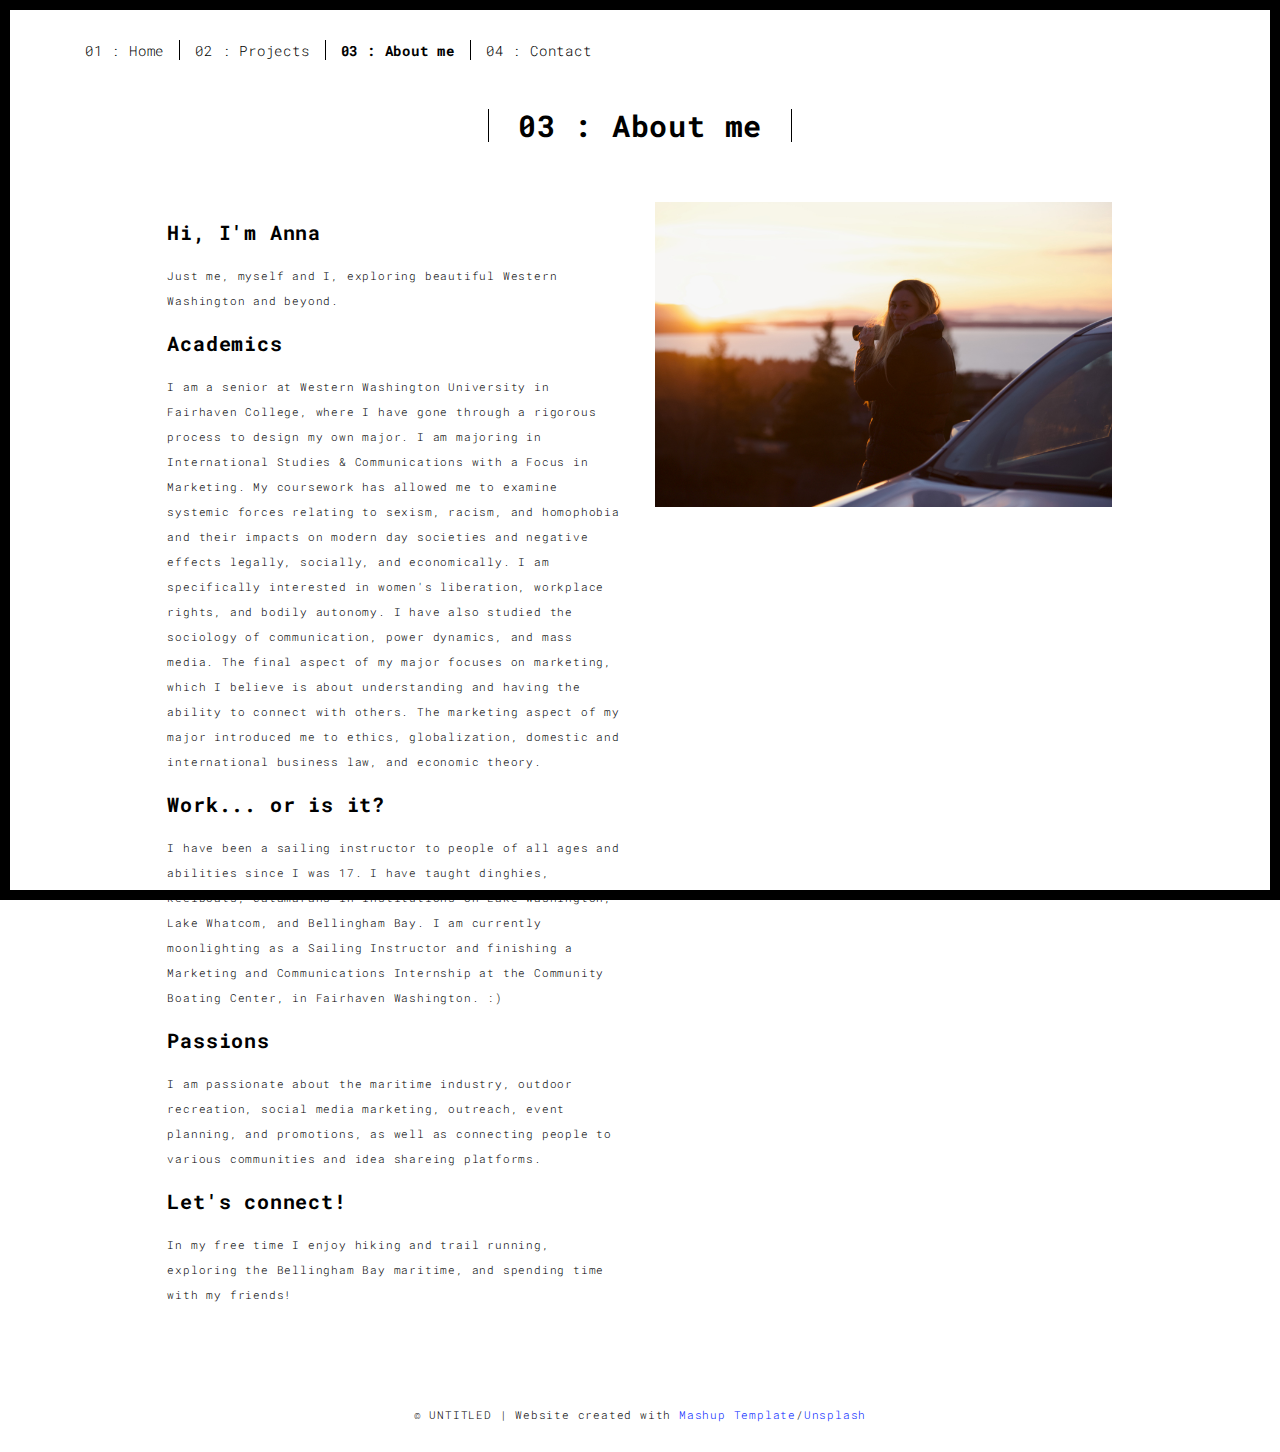
<file: about.html>
<!DOCTYPE html>
<html lang="en">

<head>
  <meta charset="UTF-8">
  <meta content="IE=edge" http-equiv="X-UA-Compatible">
  <meta content="width=device-width,initial-scale=1" name="viewport">
  <meta content="description" name="description">
  <meta name="google" content="notranslate" />
  <meta content="Mashup templates have been developped by Orson.io team" name="author">

   <!-- This is the website favicon ie the portrait -->
   <link rel="apple-touch-icon" sizes="180x180" href="/favicon_io/apple-touch-icon.png">
   <link rel="icon" type="image/png" sizes="32x32" href="/favicon_io//favicon-32x32.png">
   <link rel="icon" type="image/png" sizes="16x16" href="/favicon_io//favicon-16x16.png">
   <link rel="manifest" href="/favicon_io//site.webmanifest">

  <!-- Disable tap highlight on IE -->
  <meta name="msapplication-tap-highlight" content="no">
  
  <link rel="apple-touch-icon" sizes="180x180" href="./assets/apple-icon-180x180.png">
  <link href="./assets/favicon.ico" rel="icon">

  <title>Anna Wohnoutka | About</title>  

<link href="./main.3f6952e4.css" rel="stylesheet"></head>

<body class="">
<div id="site-border-left"></div>
<div id="site-border-right"></div>
<div id="site-border-top"></div>
<div id="site-border-bottom"></div>
 <!-- Add your content of header -->
<header>
  <nav class="navbar  navbar-fixed-top navbar-default">
    <div class="container">
        <button type="button" class="navbar-toggle collapsed" data-toggle="collapse" data-target="#navbar-collapse" aria-expanded="false">
          <span class="sr-only">Toggle navigation</span>
          <span class="icon-bar"></span>
          <span class="icon-bar"></span>
          <span class="icon-bar"></span>
        </button>

      <div class="collapse navbar-collapse" id="navbar-collapse">
        <ul class="nav navbar-nav ">
          <li><a href="./index.html" title="">01 : Home</a></li>
          <li><a href="./projects.html" title="">02 : Projects</a></li>
          <li><a href="./about.html" title="">03 : About me</a></li>
          <li><a href="./contact.html" title="">04 : Contact</a></li>
        </ul>


      </div> 
    </div>
  </nav>
</header>

<div class="section-container">
    <div class="container">
      <div class="row">
        <div class="col-xs-12">
          <div class="section-container-spacer text-center">
            <h1 class="h2">03 : About me</h1>
          </div>
          
          <div class="row">
            <div class="col-md-10 col-md-offset-1">
              <div class="row">
                <div class="col-xs-12 col-md-6">
                  <h3>Hi, I'm Anna</h3>
                  <p>Just me, myself and I, exploring beautiful Western Washington and beyond.</p>
                  <h3>Academics</h3>
                  <p>I am a senior at Western Washington University in Fairhaven College, where I have gone through a rigorous process to design my own major. 
                    I am majoring in International Studies & Communications with a Focus in Marketing.
                     My coursework has allowed me to examine systemic forces relating to sexism, racism, and homophobia and their impacts on modern day societies and negative effects legally, socially, and economically.
                    I am specifically interested in women's liberation, workplace rights, and bodily autonomy. 
                    I have also studied the sociology of communication, power dynamics, and mass media. The final aspect of my major focuses on marketing, which I believe is about understanding and having the ability to connect with others. 
                    The marketing aspect of my major introduced me to ethics, globalization, 
                    domestic and international business law, and economic theory.
                    </p>
                    <h3>Work... or is it?</h3>
                  <p> I have been a sailing instructor to people of all ages and abilities since I was 17. I have taught dinghies, keelboats, catamarans in institutions on Lake Washington, Lake Whatcom, and Bellingham Bay.
                    I am currently moonlighting as a Sailing Instructor and finishing a Marketing and Communications Internship at the Community Boating Center, in Fairhaven Washington. :)</p>
                  <h3>Passions</h3>
                  <p>I am passionate about the maritime industry, outdoor recreation, social media marketing, outreach, event planning, and promotions, as well as connecting people to
                    various communities and idea shareing platforms.
                  <h3>Let's connect!</h3>
                  <p>
                    In my free time I enjoy hiking and trail running, exploring the Bellingham Bay maritime, and spending time with
                    my friends!</p>
                </div>
                <div class="col-xs-12 col-md-6">
                  <img src="./assets/images/AnnawithcamSunset.jpeg" class="img-responsive" alt="">
                </div>
              </div>
            </div>
          </div>
          
          
       </div>
      </div>
    </div>
  </div>


<footer class="footer-container text-center">
  <div class="container">
    <div class="row">
      <div class="col-xs-12">
        <p>© UNTITLED | Website created with <a href="http://www.mashup-template.com/" title="Create website with free html template">Mashup Template</a>/<a href="https://www.unsplash.com/" title="Beautiful Free Images">Unsplash</a></p>
      </div>
    </div>
  </div>
</footer>

<script>
  document.addEventListener("DOMContentLoaded", function (event) {
     navActivePage();
  });
</script>

<!-- Google Analytics: change UA-XXXXX-X to be your site's ID 

<script>
  (function (i, s, o, g, r, a, m) {
    i['GoogleAnalyticsObject'] = r; i[r] = i[r] || function () {
      (i[r].q = i[r].q || []).push(arguments)
    }, i[r].l = 1 * new Date(); a = s.createElement(o),
      m = s.getElementsByTagName(o)[0]; a.async = 1; a.src = g; m.parentNode.insertBefore(a, m)
  })(window, document, 'script', '//www.google-analytics.com/analytics.js', 'ga');
  ga('create', 'UA-XXXXX-X', 'auto');
  ga('send', 'pageview');
</script>

--> <script type="text/javascript" src="./main.70a66962.js"></script></body>

</html>
</file>
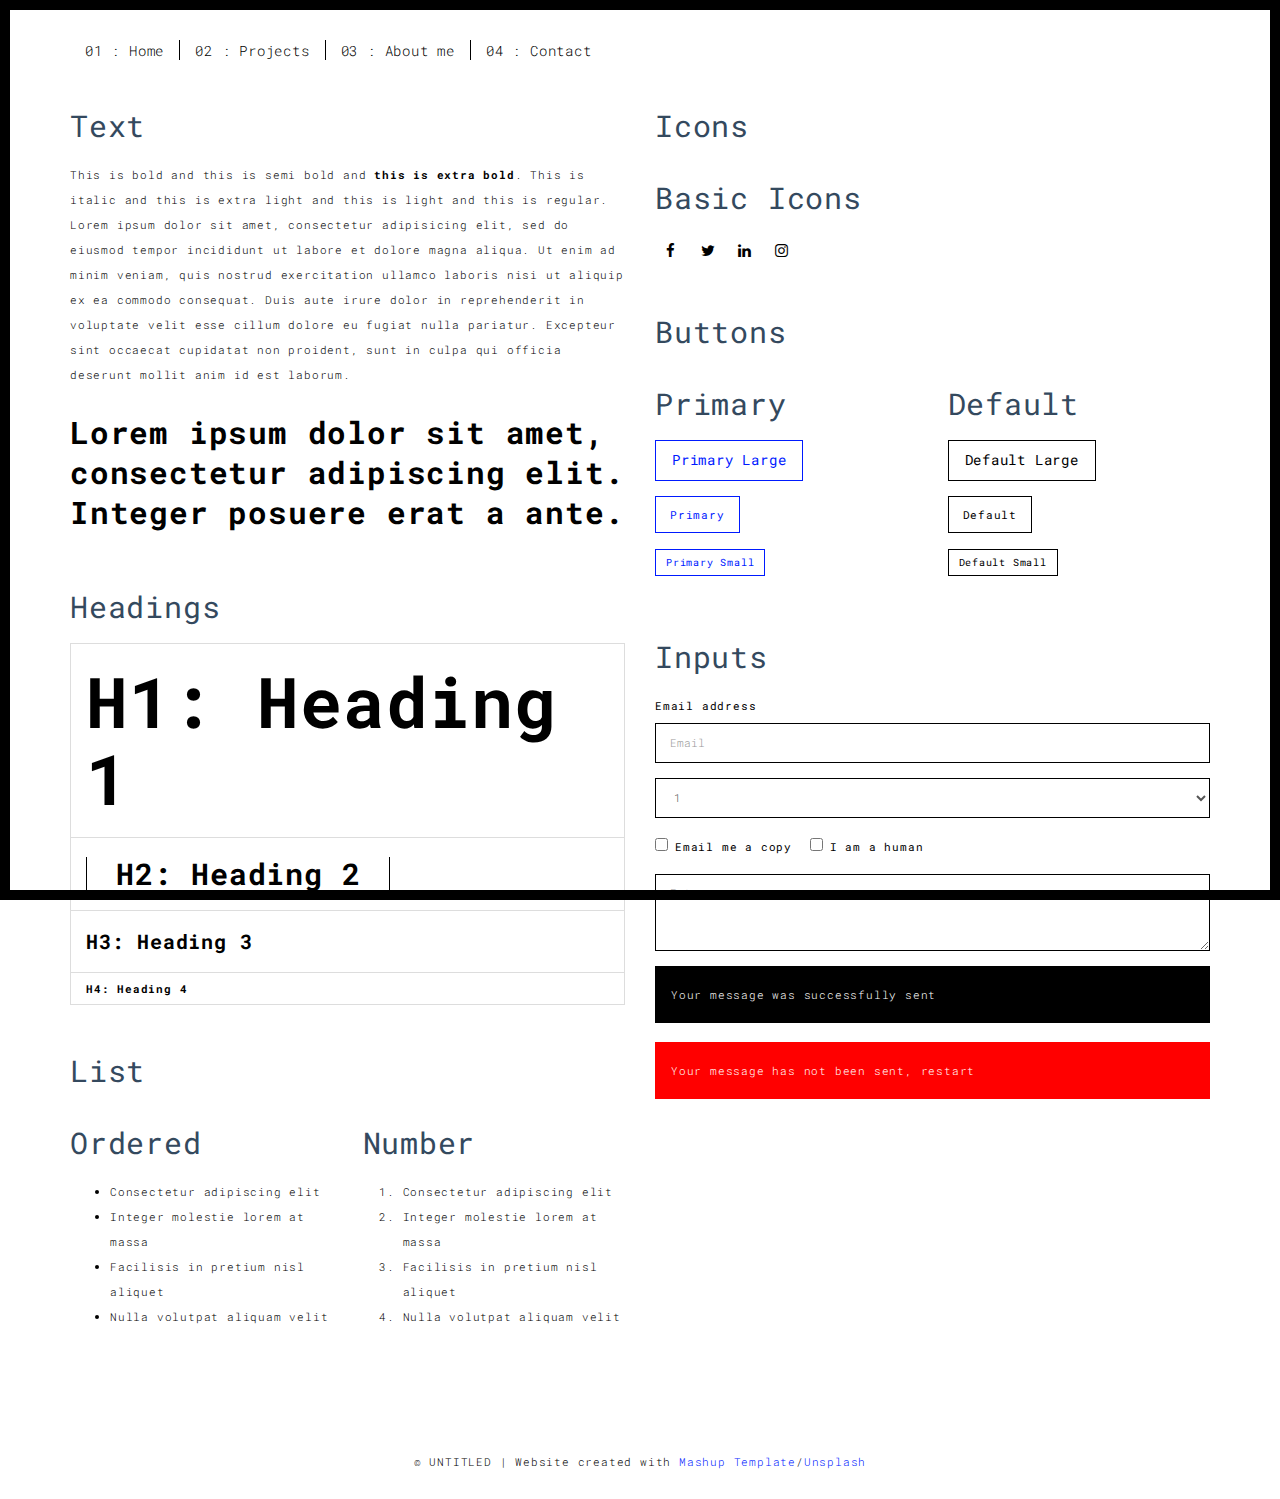
<file: components.html>
<!DOCTYPE html>
<html lang="en">

<head>
  <meta charset="UTF-8">
  <meta content="IE=edge" http-equiv="X-UA-Compatible">
  <meta content="width=device-width,initial-scale=1" name="viewport">
  <meta content="description" name="description">
  <meta name="google" content="notranslate" />
  <meta content="Mashup templates have been developped by Orson.io team" name="author">

  <!-- Disable tap highlight on IE -->
  <meta name="msapplication-tap-highlight" content="no">
  
  <link rel="apple-touch-icon" sizes="180x180" href="./assets/apple-icon-180x180.png">
  <link href="./assets/favicon.ico" rel="icon">

  <title>Title page</title>  

<link href="./main.3f6952e4.css" rel="stylesheet"></head>

<body class="">
<div id="site-border-left"></div>
<div id="site-border-right"></div>
<div id="site-border-top"></div>
<div id="site-border-bottom"></div>
 <!-- Add your content of header -->
<header>
  <nav class="navbar  navbar-fixed-top navbar-default">
    <div class="container">
        <button type="button" class="navbar-toggle collapsed" data-toggle="collapse" data-target="#navbar-collapse" aria-expanded="false">
          <span class="sr-only">Toggle navigation</span>
          <span class="icon-bar"></span>
          <span class="icon-bar"></span>
          <span class="icon-bar"></span>
        </button>

      <div class="collapse navbar-collapse" id="navbar-collapse">
        <ul class="nav navbar-nav ">
          <li><a href="./index.html" title="">01 : Home</a></li>
          <li><a href="./projects.html" title="">02 : Projects</a></li>
          <li><a href="./about.html" title="">03 : About me</a></li>
          <li><a href="./contact.html" title="">04 : Contact</a></li>
        </ul>


      </div> 
    </div>
  </nav>
</header>

<div class="section-container">
  
<!-- Add your site or app content here -->
  <div class="container">
    <div class="row">
      <div class="col-xs-12 col-md-6">

        <div class="template-example">
          <h2 class="template-title-example">Text</h2>
          <p>This is bold and this is semi bold and <b>this is extra bold</b>. This is italic and this is extra light and this is light
          and this is regular. Lorem ipsum dolor sit amet, consectetur adipisicing elit, sed do eiusmod
          tempor incididunt ut labore et dolore magna aliqua. Ut enim ad minim veniam,
          quis nostrud exercitation ullamco laboris nisi ut aliquip ex ea commodo
          consequat. Duis aute irure dolor in reprehenderit in voluptate velit esse
          cillum dolore eu fugiat nulla pariatur. Excepteur sint occaecat cupidatat non
          proident, sunt in culpa qui officia deserunt mollit anim id est laborum.

          <blockquote>
            <p>Lorem ipsum dolor sit amet, consectetur adipiscing elit. Integer posuere erat a ante.</p>
          </blockquote>
          
          </p>
        </div>

        <div class="template-example">
          <h2 class="template-title-example">Headings</h2>
          
          <table class="table table-bordered">
            <tr><td><h1>H1: Heading 1</h1></td></tr>
            <tr><td><h2>H2: Heading 2</h2></td></tr>
            <tr><td><h3>H3: Heading 3</h3></td></tr>
            <tr><td><h4>H4: Heading 4</h4></td></tr>
          </table>
          
        </div>

        
        <div class="template-example">
          <h2 class="template-title-example">List</h2>
          <div class="row">
            <div class="col-md-6">
              <h3 class="template-title-example">Ordered</h3>
              <ul>
                <li>Consectetur adipiscing elit</li>
                <li>Integer molestie lorem at massa</li>
                <li>Facilisis in pretium nisl aliquet</li>
                <li>Nulla volutpat aliquam velit</li>
              </ul>
            </div>
            <div class="col-md-6">
              <h3 class="template-title-example">Number</h3>
              <ol>
                <li>Consectetur adipiscing elit</li>
                <li>Integer molestie lorem at massa</li>
                <li>Facilisis in pretium nisl aliquet</li>
                <li>Nulla volutpat aliquam velit</li>
              </ol>
            </div>
          </div>
        </div>
        
      </div>

      <div class="col-xs-12 col-md-6">
        <div class="template-example">
          <h2 class="template-title-example">Icons</h2>
          
          <div class="row">
            
            <div class="col-md-6">
               <h3 class="template-title-example">Basic Icons</h2>
                <ul class="list-icons">
                  <li>
                    <span class="fa-icon">
                      <i class="fa fa-facebook"></i>
                    </span>
                  </li>
                  <li>
                    <span class="fa-icon">
                      <i class="fa fa-twitter"></i>
                    </span>
                  </li>
                  <li>
                    <span class="fa-icon">
                      <i class="fa fa-linkedin"></i>
                    </span>
                  </li>
                  <li>
                    <span class="fa-icon">
                      <i class="fa fa-instagram"></i>
                    </span>
                  </li>
                </ul>
            </div>

          </div>


          


        </div>

        <div class="template-example">
          <h2 class="template-title-example">Buttons</h2>
          <div class="row">
            <div class="col-md-6">
              <h3 class="template-title-example">Primary</h2>
              <div class="row">
                  <div class="col-md-6">
                  <p><a href="" class="btn btn-primary btn-lg">Primary Large</a></p>
                  <p><a href="" class="btn btn-primary">Primary </a></p>
                  <p><a href="" class="btn btn-primary btn-sm">Primary Small</a></p>
                </div>
              </div>

              
            </div>

            <div class="col-md-6">
              <h3 class="template-title-example">Default</h2>
              <div class="row">
                  <div class="col-md-6">
                  <p><a href="" class="btn btn-default btn-lg">Default Large</a></p>
                  <p><a href="" class="btn btn-default">Default </a></p>
                  <p><a href="" class="btn btn-default btn-sm">Default Small</a></p>
                </div>
              </div>

            </div>
          </div>
        </div>
        
        <div class="template-example">
          <h2 class="template-title-example">Inputs</h2>

            <div class="form-group">
              <label for="exampleInputEmail1">Email address</label>
              <input type="email" class="form-control" id="exampleInputEmail1" placeholder="Email">
            </div>

            <div class="form-group">
              <select class="form-control">
                <option>1</option>
                <option>2</option>
                <option>3</option>
                <option>4</option>
                <option>5</option>
              </select>
            </div>

            <div class="form-group">
              <label class="checkbox-inline">
                <input 
                type="checkbox" id="inlineCheckbox1" value="option1"> Email me a copy
              </label>
              <label class="checkbox-inline">
                <input type="checkbox" id="inlineCheckbox2" value="option2"> I am a human
              </label>
            </div>

            <div class="form-group">
              <textarea class="form-control" rows="3" placeholder="Enter your message"></textarea>
            </div>
            
            <div class="alert alert-success" role="alert">Your message was successfully sent</div>
            <div class="alert alert-danger" role="alert">Your message has not been sent, restart</div>
        </div>




      </div>
    </div>
  </div>
</div>

<footer class="footer-container text-center">
  <div class="container">
    <div class="row">
      <div class="col-xs-12">
        <p>© UNTITLED | Website created with <a href="http://www.mashup-template.com/" title="Create website with free html template">Mashup Template</a>/<a href="https://www.unsplash.com/" title="Beautiful Free Images">Unsplash</a></p>
      </div>
    </div>
  </div>
</footer>

<script>
  document.addEventListener("DOMContentLoaded", function (event) {
     navActivePage();
  });
</script>

<!-- Google Analytics: change UA-XXXXX-X to be your site's ID 

<script>
  (function (i, s, o, g, r, a, m) {
    i['GoogleAnalyticsObject'] = r; i[r] = i[r] || function () {
      (i[r].q = i[r].q || []).push(arguments)
    }, i[r].l = 1 * new Date(); a = s.createElement(o),
      m = s.getElementsByTagName(o)[0]; a.async = 1; a.src = g; m.parentNode.insertBefore(a, m)
  })(window, document, 'script', '//www.google-analytics.com/analytics.js', 'ga');
  ga('create', 'UA-XXXXX-X', 'auto');
  ga('send', 'pageview');
</script>

--> <script type="text/javascript" src="./main.70a66962.js"></script></body>

</html>
</file>
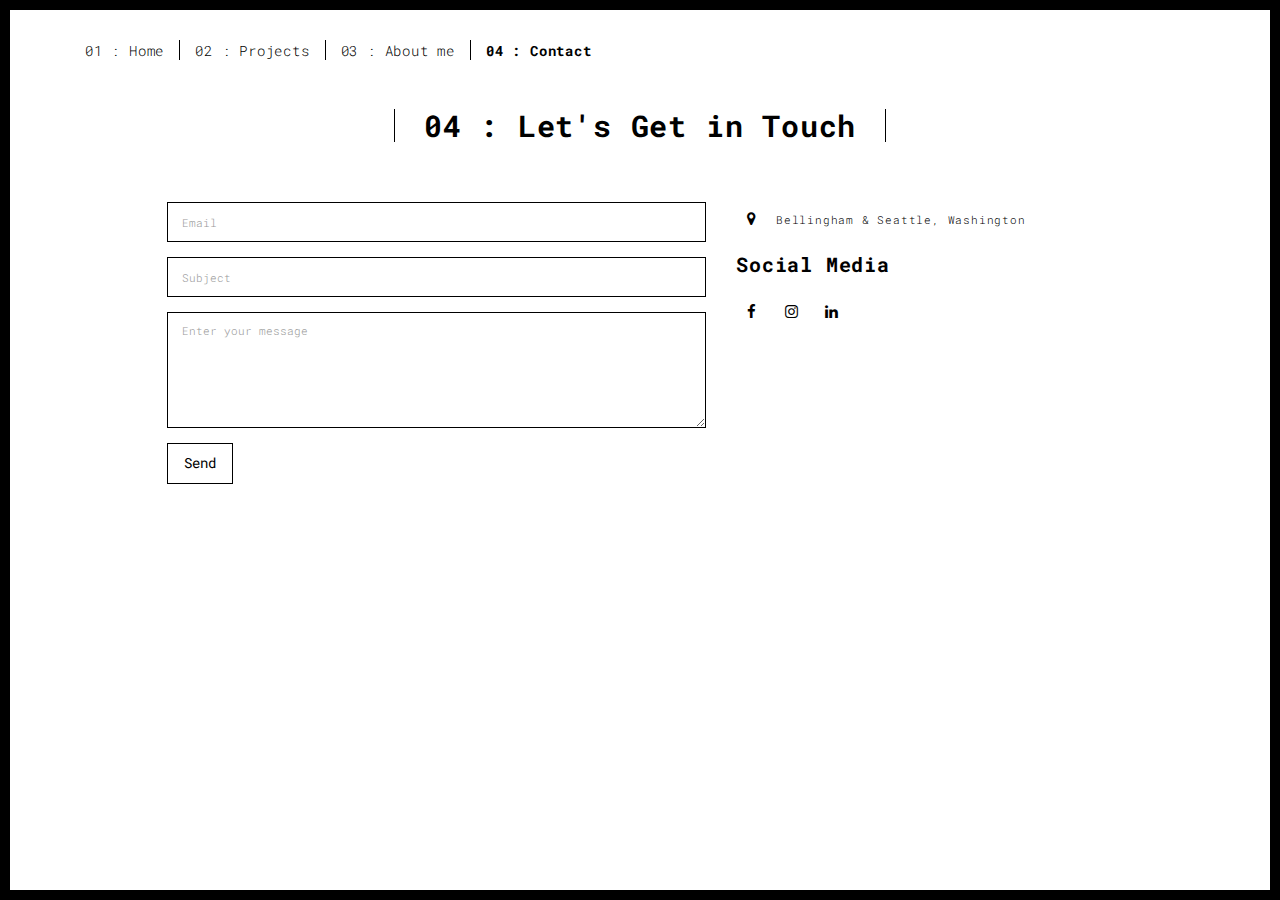
<file: contact.html>
<!DOCTYPE html>
<html lang="en">

<head>
  <meta charset="UTF-8">
  <meta content="IE=edge" http-equiv="X-UA-Compatible">
  <meta content="width=device-width,initial-scale=1" name="viewport">
  <meta content="description" name="description">
  <meta name="google" content="notranslate" />
  <meta content="Mashup templates have been developped by Orson.io team" name="author">

   <!-- This is the website favicon ie the portrait -->
   <link rel="apple-touch-icon" sizes="180x180" href="/favicon_io/apple-touch-icon.png">
   <link rel="icon" type="image/png" sizes="32x32" href="/favicon_io//favicon-32x32.png">
   <link rel="icon" type="image/png" sizes="16x16" href="/favicon_io//favicon-16x16.png">
   <link rel="manifest" href="/favicon_io//site.webmanifest">

  <!-- Disable tap highlight on IE -->
  <meta name="msapplication-tap-highlight" content="no">
  
  <link rel="apple-touch-icon" sizes="180x180" href="./assets/apple-icon-180x180.png">
  <link href="./assets/favicon.ico" rel="icon">

  <title>Anna Wohnoutka | Contact</title>  

<link href="./main.3f6952e4.css" rel="stylesheet"></head>

<body class="">
<div id="site-border-left"></div>
<div id="site-border-right"></div>
<div id="site-border-top"></div>
<div id="site-border-bottom"></div>
 <!-- Add your content of header -->
<header>
  <nav class="navbar  navbar-fixed-top navbar-default">
    <div class="container">
        <button type="button" class="navbar-toggle collapsed" data-toggle="collapse" data-target="#navbar-collapse" aria-expanded="false">
          <span class="sr-only">Toggle navigation</span>
          <span class="icon-bar"></span>
          <span class="icon-bar"></span>
          <span class="icon-bar"></span>
        </button>

      <div class="collapse navbar-collapse" id="navbar-collapse">
        <ul class="nav navbar-nav ">
          <li><a href="./index.html" title="">01 : Home</a></li>
          <li><a href="./projects.html" title="">02 : Projects</a></li>
          <li><a href="./about.html" title="">03 : About me</a></li>
          <li><a href="./contact.html" title="">04 : Contact</a></li>
        </ul>


      </div> 
    </div>
  </nav>
</header>

<div class="section-container">
    <div class="container">
      <div class="row">
        <div class="col-xs-12">
          <div class="section-container-spacer text-center">
            <h1 class="h2">04 : Let's Get in Touch</h1>
          </div>
          
          <div class="row">
            <div class="col-md-10 col-md-offset-1">
               <form action="" class="reveal-content">
                  <div class="row">
                    <div class="col-md-7">
                      <div class="form-group">
                        <input type="email" class="form-control" id="email" placeholder="Email">
                      </div>
                      <div class="form-group">
                        <input type="text" class="form-control" id="subject" placeholder="Subject">
                      </div>
                      <div class="form-group">
                        <textarea class="form-control" rows="5" placeholder="Enter your message"></textarea>
                      </div>
                      <button type="submit" class="btn btn-default btn-lg">Send</button>
                    </div>
                    <div class="col-md-5 address-container">
                      <ul class="list-unstyled">
                        <li>
                          <span class="fa-icon">
                            <i class="fa fa fa-map-marker" aria-hidden="true"></i>
                          </span>
                          Bellingham & Seattle, Washington
                        </li>
                      </ul>
                      <h3>Social Media</h3>
                      <a href="http://www.facebook.com/annawohnoutka" title="" class="fa-icon">
                        <i class="fa fa-facebook"></i>
                      </a>
                      <a href="http://www.instagram.com/annawohnoutka" title="" class="fa-icon">
                        <i class="fa fa-instagram"></i>
                      </a>
                      <a href="https://www.linkedin.com/in/anna-w-296013113" title="" class="fa-icon">
                        <i class="fa fa-linkedin"></i>
                      </a>

                    </div>
                  </div>
                </form>
            </div>

          </div>
         
       </div>
      </div>
    </div>
  </div>


<footer class="footer-container text-center">
  <div class="container">
    <div class="row">
      <div class="col-xs-12">
      </div>
    </div>
  </div>
</footer>

<script>
  document.addEventListener("DOMContentLoaded", function (event) {
     navActivePage();
  });
</script>

<!-- Google Analytics: change UA-XXXXX-X to be your site's ID 

<script>
  (function (i, s, o, g, r, a, m) {
    i['GoogleAnalyticsObject'] = r; i[r] = i[r] || function () {
      (i[r].q = i[r].q || []).push(arguments)
    }, i[r].l = 1 * new Date(); a = s.createElement(o),
      m = s.getElementsByTagName(o)[0]; a.async = 1; a.src = g; m.parentNode.insertBefore(a, m)
  })(window, document, 'script', '//www.google-analytics.com/analytics.js', 'ga');
  ga('create', 'UA-XXXXX-X', 'auto');
  ga('send', 'pageview');
</script>

--> <script type="text/javascript" src="./main.70a66962.js"></script></body>

</html>
</file>
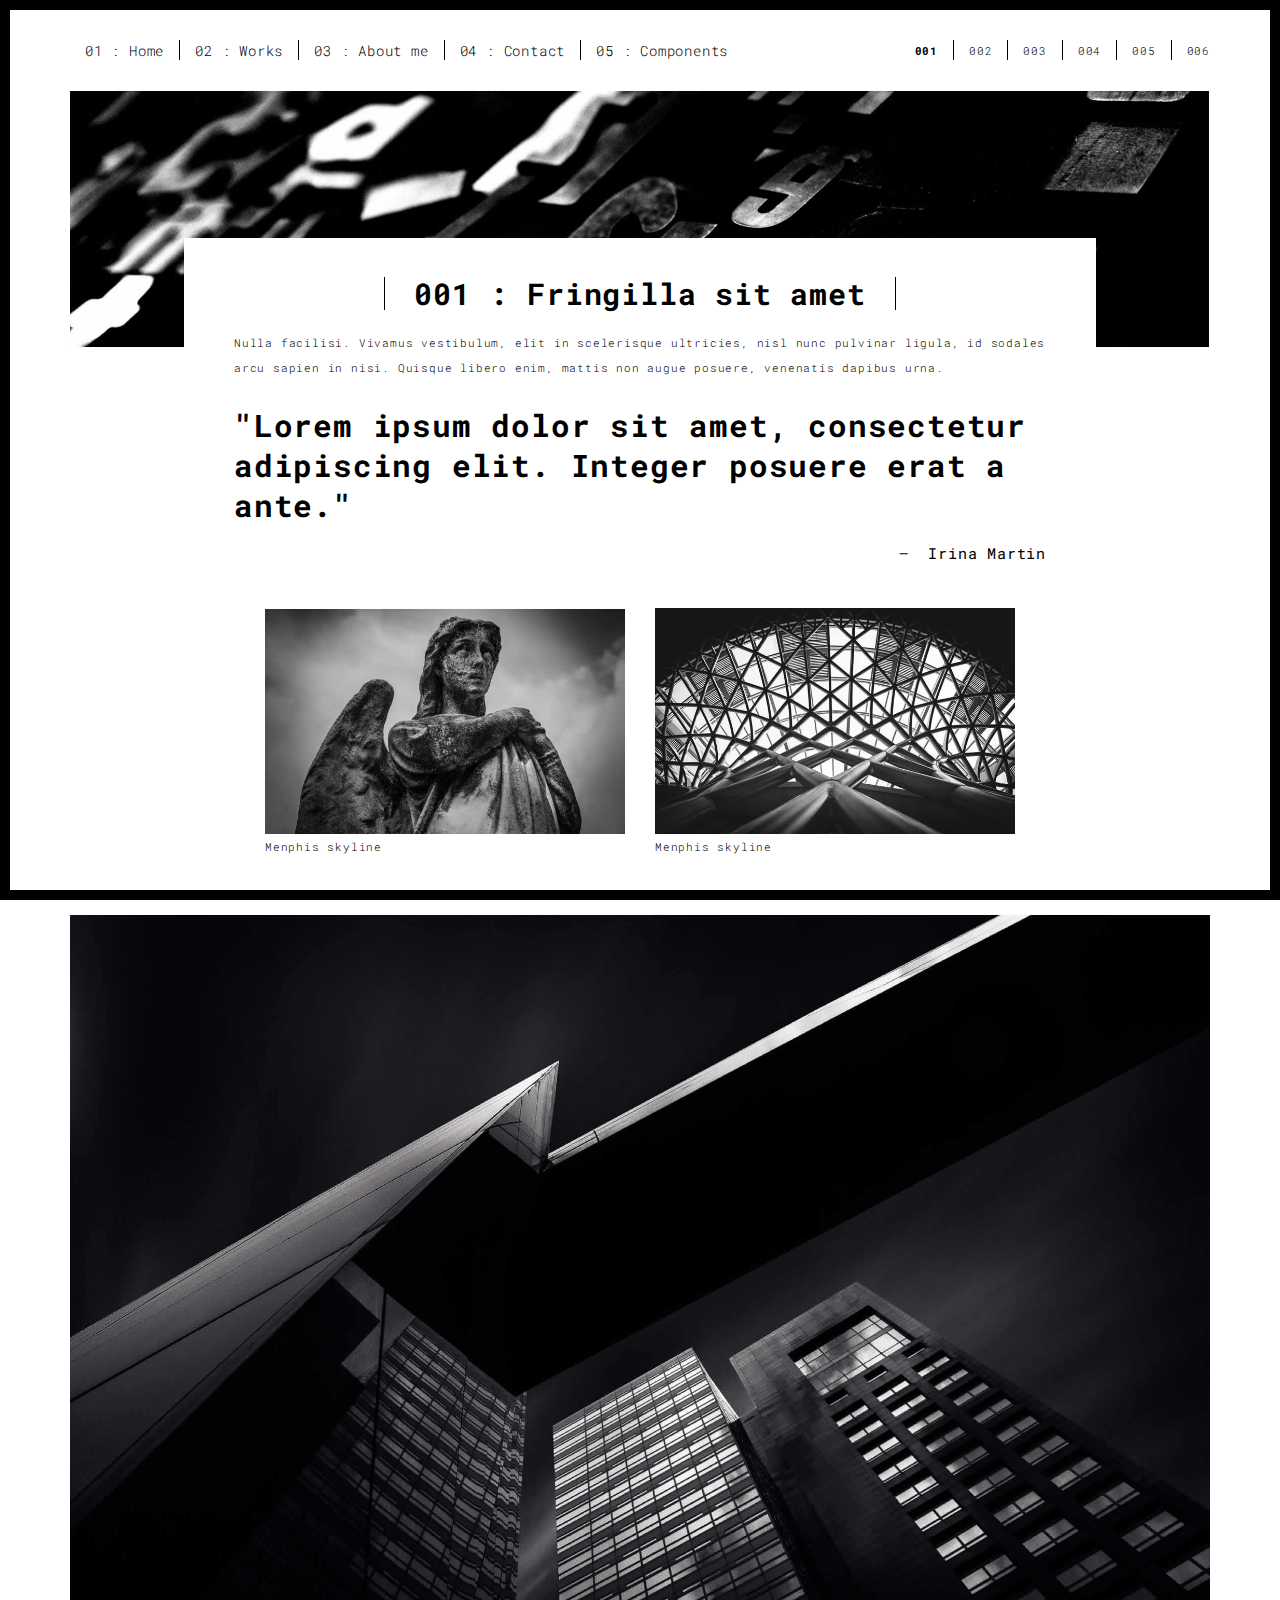
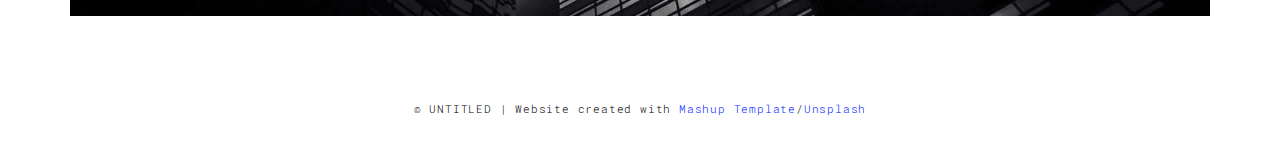
<file: work.html>
<!DOCTYPE html>
<html lang="en">

<head>
  <meta charset="UTF-8">
  <meta content="IE=edge" http-equiv="X-UA-Compatible">
  <meta content="width=device-width,initial-scale=1" name="viewport">
  <meta content="description" name="description">
  <meta name="google" content="notranslate" />
  <meta content="Mashup templates have been developped by Orson.io team" name="author">

  <!-- This is the website favicon ie the portrait -->
  <link rel="apple-touch-icon" sizes="180x180" href="/favicon_io/apple-touch-icon.png">
  <link rel="icon" type="image/png" sizes="32x32" href="/favicon_io//favicon-32x32.png">
  <link rel="icon" type="image/png" sizes="16x16" href="/favicon_io//favicon-16x16.png">
  <link rel="manifest" href="/favicon_io//site.webmanifest">

  <!-- Disable tap highlight on IE -->
  <meta name="msapplication-tap-highlight" content="no">
  
  <link rel="apple-touch-icon" sizes="180x180" href="./assets/apple-icon-180x180.png">
  <link href="./assets/favicon.ico" rel="icon">

  <title>Title page</title>  

<link href="./main.3f6952e4.css" rel="stylesheet"></head>

<body class="">
<div id="site-border-left"></div>
<div id="site-border-right"></div>
<div id="site-border-top"></div>
<div id="site-border-bottom"></div>
<!-- Add your content of header -->
<header>
  <nav class="navbar  navbar-fixed-top navbar-default">
    <div class="container">
        <button type="button" class="navbar-toggle collapsed" data-toggle="collapse" data-target="#navbar-collapse" aria-expanded="false">
          <span class="sr-only">Toggle navigation</span>
          <span class="icon-bar"></span>
          <span class="icon-bar"></span>
          <span class="icon-bar"></span>
        </button>

      <div class="collapse navbar-collapse" id="navbar-collapse">
        <ul class="nav navbar-nav ">
          <li><a href="./index.html" title="">01 : Home</a></li>
          <li><a href="./works.html" title="">02 : Works</a></li>
          <li><a href="./about.html" title="">03 : About me</a></li>
          <li><a href="./contact.html" title="">04 : Contact</a></li>
          <li><a href="./components.html" title="">05 : Components</a></li>
        </ul>


          <ul class="nav navbar-nav navbar-right navbar-small visible-md visible-lg">
            <li><a href="./index.html" title="" class="active">001</a></li>
            <li><a href="./index.html" title="">002</a></li>
            <li><a href="./index.html" title="">003</a></li>
            <li><a href="./index.html" title="">004</a></li>
            <li><a href="./index.html" title="">005</a></li>
            <li><a href="./index.html" title="">006</a></li>
          </ul>


      </div> 
    </div>
  </nav>
</header>
<div class="section-container">
  <div class="container">
    <div class="row">
      <div class="col-xs-12">
        <img src="./assets/images/work001-01.jpg" class="img-responsive" alt="">
        <div class="card-container">
          <div class="text-center">
            <h1 class="h2">001 : Fringilla sit amet</h1>
          </div>
          <p>Nulla facilisi. Vivamus vestibulum, elit in scelerisque ultricies, nisl nunc pulvinar ligula, id sodales arcu sapien in nisi. Quisque libero enim, mattis non augue posuere, venenatis dapibus urna.</p>

          <blockquote>
            <p>"Lorem ipsum dolor sit amet, consectetur adipiscing elit. Integer posuere erat a ante."</p>
            <small class="pull-right">Irina Martin</small>
          </blockquote>
        </div>
      </div>

      
      
      <div class="col-md-8 col-md-offset-2 section-container-spacer">
        <div class="row">
          <div class="col-xs-12 col-md-6">
            <img src="./assets/images/work001-02.jpg" class="img-responsive" alt="">
            <p>Menphis skyline</p>
          </div>
          <div class="col-xs-12 col-md-6">
            <img src="./assets/images/work001-03.jpg" class="img-responsive" alt="">
            <p>Menphis skyline</p>
          </div>
        </div>
      </div>

      <div class="col-xs-12">
        <img src="./assets/images/work001-04.jpg" class="img-responsive" alt="">
      </div>

    </div>
  </div>
</div>


<footer class="footer-container text-center">
  <div class="container">
    <div class="row">
      <div class="col-xs-12">
        <p>© UNTITLED | Website created with <a href="http://www.mashup-template.com/" title="Create website with free html template">Mashup Template</a>/<a href="https://www.unsplash.com/" title="Beautiful Free Images">Unsplash</a></p>
      </div>
    </div>
  </div>
</footer>

<script>
  document.addEventListener("DOMContentLoaded", function (event) {
     navActivePage();
  });
</script>

<!-- Google Analytics: change UA-XXXXX-X to be your site's ID 

<script>
  (function (i, s, o, g, r, a, m) {
    i['GoogleAnalyticsObject'] = r; i[r] = i[r] || function () {
      (i[r].q = i[r].q || []).push(arguments)
    }, i[r].l = 1 * new Date(); a = s.createElement(o),
      m = s.getElementsByTagName(o)[0]; a.async = 1; a.src = g; m.parentNode.insertBefore(a, m)
  })(window, document, 'script', '//www.google-analytics.com/analytics.js', 'ga');
  ga('create', 'UA-XXXXX-X', 'auto');
  ga('send', 'pageview');
</script>

--> <script type="text/javascript" src="./main.70a66962.js"></script></body>

</html>
</file>
<file: main.3f6952e4.css>
@import url(https://fonts.googleapis.com/css?family=Roboto:900|Roboto+Mono:300,400,700);@import url(https://maxcdn.bootstrapcdn.com/font-awesome/4.7.0/css/font-awesome.min.css);/*!
 * Bootstrap v3.3.7 (http://getbootstrap.com)
 * Copyright 2011-2016 Twitter, Inc.
 * Licensed under MIT (https://github.com/twbs/bootstrap/blob/master/LICENSE)
 */
/*! normalize.css v3.0.3 | MIT License | github.com/necolas/normalize.css */html{font-family:sans-serif;-ms-text-size-adjust:100%;-webkit-text-size-adjust:100%}body{margin:0}article,aside,details,figcaption,figure,footer,header,hgroup,main,menu,nav,section,summary{display:block}audio,canvas,progress,video{display:inline-block;vertical-align:baseline}audio:not([controls]){display:none;height:0}[hidden],template{display:none}a{background-color:transparent}a:active,a:hover{outline:0}abbr[title]{border-bottom:1px dotted}b,strong{font-weight:700}dfn{font-style:italic}h1{font-size:2em;margin:.67em 0}mark{background:#ff0;color:#000}small{font-size:80%}sub,sup{font-size:75%;line-height:0;position:relative;vertical-align:baseline}sup{top:-.5em}sub{bottom:-.25em}img{border:0}svg:not(:root){overflow:hidden}figure{margin:1em 40px}hr{box-sizing:content-box;height:0}pre{overflow:auto}code,kbd,pre,samp{font-family:monospace,monospace;font-size:1em}button,input,optgroup,select,textarea{color:inherit;font:inherit;margin:0}button{overflow:visible}button,select{text-transform:none}button,html input[type=button],input[type=reset],input[type=submit]{-webkit-appearance:button;cursor:pointer}button[disabled],html input[disabled]{cursor:default}button::-moz-focus-inner,input::-moz-focus-inner{border:0;padding:0}input{line-height:normal}input[type=checkbox],input[type=radio]{box-sizing:border-box;padding:0}input[type=number]::-webkit-inner-spin-button,input[type=number]::-webkit-outer-spin-button{height:auto}input[type=search]{-webkit-appearance:textfield;box-sizing:content-box}input[type=search]::-webkit-search-cancel-button,input[type=search]::-webkit-search-decoration{-webkit-appearance:none}fieldset{border:1px solid silver;margin:0 2px;padding:.35em .625em .75em}textarea{overflow:auto}optgroup{font-weight:700}table{border-collapse:collapse;border-spacing:0}td,th{padding:0}

/*! Source: https://github.com/h5bp/html5-boilerplate/blob/master/src/css/main.css */@media print{*,:after,:before{background:transparent!important;color:#000!important;box-shadow:none!important;text-shadow:none!important}a,a:visited{text-decoration:underline}a[href]:after{content:" (" attr(href) ")"}abbr[title]:after{content:" (" attr(title) ")"}a[href^="#"]:after,a[href^="javascript:"]:after{content:""}blockquote,pre{border:1px solid #999;page-break-inside:avoid}thead{display:table-header-group}img,tr{page-break-inside:avoid}img{max-width:100%!important}h2,h3,p{orphans:3;widows:3}h2,h3{page-break-after:avoid}.navbar{display:none}.btn>.caret,.dropup>.btn>.caret{border-top-color:#000!important}.label{border:1px solid #000}.table{border-collapse:collapse!important}.table td,.table th{background-color:#fff!important}.table-bordered td,.table-bordered th{border:1px solid #ddd!important}}*,:after,:before{-webkit-box-sizing:border-box;-moz-box-sizing:border-box;box-sizing:border-box}html{font-size:10px;-webkit-tap-highlight-color:transparent}body{font-family:Roboto Mono,Helvetica,Arial,sans-serif;font-size:11px;line-height:1.78;color:#000;background-color:#fff}button,input,select,textarea{font-family:inherit;font-size:inherit;line-height:inherit}a{color:#001aff;text-decoration:none}a:focus,a:hover{color:#0012b3;text-decoration:underline}a:focus{outline:5px auto -webkit-focus-ring-color;outline-offset:-2px}figure{margin:0}img{vertical-align:middle}.img-responsive{display:block;max-width:100%;height:auto}.img-rounded{border-radius:0}.img-thumbnail{padding:4px;line-height:1.78;background-color:#fff;border:1px solid #ddd;border-radius:0;-webkit-transition:all .2s ease-in-out;-o-transition:all .2s ease-in-out;transition:all .2s ease-in-out;display:inline-block;max-width:100%;height:auto}.img-circle{border-radius:50%}hr{margin-top:19px;margin-bottom:19px;border:0;border-top:1px solid #eee}.sr-only{position:absolute;width:1px;height:1px;margin:-1px;padding:0;overflow:hidden;clip:rect(0,0,0,0);border:0}.sr-only-focusable:active,.sr-only-focusable:focus{position:static;width:auto;height:auto;margin:0;overflow:visible;clip:auto}[role=button]{cursor:pointer}.h1,.h2,.h3,.h4,.h5,.h6,h1,h2,h3,h4,h5,h6{font-family:Roboto Mono,Helvetica,Arial,sans-serif;font-weight:700;line-height:1.1;color:#000}.h1 .small,.h1 small,.h2 .small,.h2 small,.h3 .small,.h3 small,.h4 .small,.h4 small,.h5 .small,.h5 small,.h6 .small,.h6 small,h1 .small,h1 small,h2 .small,h2 small,h3 .small,h3 small,h4 .small,h4 small,h5 .small,h5 small,h6 .small,h6 small{font-weight:400;line-height:1;color:#777}.h1,.h2,.h3,h1,h2,h3{margin-top:19px;margin-bottom:9.5px}.h1 .small,.h1 small,.h2 .small,.h2 small,.h3 .small,.h3 small,h1 .small,h1 small,h2 .small,h2 small,h3 .small,h3 small{font-size:65%}.h4,.h5,.h6,h4,h5,h6{margin-top:9.5px;margin-bottom:9.5px}.h4 .small,.h4 small,.h5 .small,.h5 small,.h6 .small,.h6 small,h4 .small,h4 small,h5 .small,h5 small,h6 .small,h6 small{font-size:75%}.h1,h1{font-size:70px}.h2,h2{font-size:30px}.h3,h3{font-size:20px}.h4,.h5,h4,h5{font-size:11px}.h6,h6{font-size:10px}p{margin:0 0 9.5px}.lead{margin-bottom:19px;font-size:12px;font-weight:300;line-height:1.4}@media (min-width:768px){.lead{font-size:16.5px}}.small,small{font-size:90%}.mark,mark{background-color:#fcf8e3;padding:.2em}.text-left{text-align:left}.text-right{text-align:right}.text-center{text-align:center}.text-justify{text-align:justify}.text-nowrap{white-space:nowrap}.text-lowercase{text-transform:lowercase}.initialism,.text-uppercase{text-transform:uppercase}.text-capitalize{text-transform:capitalize}.text-muted{color:#777}.text-primary{color:#001aff}a.text-primary:focus,a.text-primary:hover{color:#0015cc}.text-success{color:#fff}a.text-success:focus,a.text-success:hover{color:#e6e6e6}.text-info{color:#31708f}a.text-info:focus,a.text-info:hover{color:#245269}.text-warning{color:#8a6d3b}a.text-warning:focus,a.text-warning:hover{color:#66512c}.text-danger{color:#fff}a.text-danger:focus,a.text-danger:hover{color:#e6e6e6}.bg-primary{color:#fff;background-color:#001aff}a.bg-primary:focus,a.bg-primary:hover{background-color:#0015cc}.bg-success,a.bg-success:focus,a.bg-success:hover{background-color:#000}.bg-info{background-color:#d9edf7}a.bg-info:focus,a.bg-info:hover{background-color:#afd9ee}.bg-warning{background-color:#fcf8e3}a.bg-warning:focus,a.bg-warning:hover{background-color:#f7ecb5}.bg-danger{background-color:red}a.bg-danger:focus,a.bg-danger:hover{background-color:#c00}.page-header{padding-bottom:8.5px;margin:38px 0 19px;border-bottom:1px solid #eee}ol,ul{margin-top:0;margin-bottom:9.5px}ol ol,ol ul,ul ol,ul ul{margin-bottom:0}.list-inline,.list-unstyled{padding-left:0;list-style:none}.list-inline{margin-left:-5px}.list-inline>li{display:inline-block;padding-left:5px;padding-right:5px}dl{margin-top:0;margin-bottom:19px}dd,dt{line-height:1.78}dt{font-weight:700}dd{margin-left:0}.dl-horizontal dd:after,.dl-horizontal dd:before{content:" ";display:table}.dl-horizontal dd:after{clear:both}@media (min-width:768px){.dl-horizontal dt{float:left;width:160px;clear:left;text-align:right;overflow:hidden;text-overflow:ellipsis;white-space:nowrap}.dl-horizontal dd{margin-left:180px}}abbr[data-original-title],abbr[title]{cursor:help;border-bottom:1px dotted #777}.initialism{font-size:90%}blockquote{padding:9.5px 19px;margin:0 0 19px;font-size:13.75px;border-left:5px solid #eee}blockquote ol:last-child,blockquote p:last-child,blockquote ul:last-child{margin-bottom:0}blockquote .small,blockquote footer,blockquote small{display:block;font-size:80%;line-height:1.78;color:#777}blockquote .small:before,blockquote footer:before,blockquote small:before{content:"\2014   \A0"}.blockquote-reverse,blockquote.pull-right{padding-right:15px;padding-left:0;border-right:5px solid #eee;border-left:0;text-align:right}.blockquote-reverse .small:before,.blockquote-reverse footer:before,.blockquote-reverse small:before,blockquote.pull-right .small:before,blockquote.pull-right footer:before,blockquote.pull-right small:before{content:""}.blockquote-reverse .small:after,.blockquote-reverse footer:after,.blockquote-reverse small:after,blockquote.pull-right .small:after,blockquote.pull-right footer:after,blockquote.pull-right small:after{content:"\A0   \2014"}address{margin-bottom:19px;font-style:normal;line-height:1.78}code,kbd,pre,samp{font-family:Menlo,Monaco,Consolas,Courier New,monospace}code{color:#c7254e;background-color:#f9f2f4}code,kbd{padding:2px 4px;font-size:90%;border-radius:0}kbd{color:#fff;background-color:#333;box-shadow:inset 0 -1px 0 rgba(0,0,0,.25)}kbd kbd{padding:0;font-size:100%;font-weight:700;box-shadow:none}pre{display:block;padding:9px;margin:0 0 9.5px;font-size:10px;line-height:1.78;word-break:break-all;word-wrap:break-word;color:#333;background-color:#f5f5f5;border:1px solid #ccc;border-radius:0}pre code{padding:0;font-size:inherit;color:inherit;white-space:pre-wrap;background-color:transparent;border-radius:0}.pre-scrollable{max-height:340px;overflow-y:scroll}.container{margin-right:auto;margin-left:auto;padding-left:15px;padding-right:15px}.container:after,.container:before{content:" ";display:table}.container:after{clear:both}@media (min-width:768px){.container{width:750px}}@media (min-width:992px){.container{width:970px}}@media (min-width:1200px){.container{width:1170px}}.container-fluid{margin-right:auto;margin-left:auto;padding-left:15px;padding-right:15px}.container-fluid:after,.container-fluid:before{content:" ";display:table}.container-fluid:after{clear:both}.row{margin-left:-15px;margin-right:-15px}.row:after,.row:before{content:" ";display:table}.row:after{clear:both}.col-lg-1,.col-lg-2,.col-lg-3,.col-lg-4,.col-lg-5,.col-lg-6,.col-lg-7,.col-lg-8,.col-lg-9,.col-lg-10,.col-lg-11,.col-lg-12,.col-md-1,.col-md-2,.col-md-3,.col-md-4,.col-md-5,.col-md-6,.col-md-7,.col-md-8,.col-md-9,.col-md-10,.col-md-11,.col-md-12,.col-sm-1,.col-sm-2,.col-sm-3,.col-sm-4,.col-sm-5,.col-sm-6,.col-sm-7,.col-sm-8,.col-sm-9,.col-sm-10,.col-sm-11,.col-sm-12,.col-xs-1,.col-xs-2,.col-xs-3,.col-xs-4,.col-xs-5,.col-xs-6,.col-xs-7,.col-xs-8,.col-xs-9,.col-xs-10,.col-xs-11,.col-xs-12{position:relative;min-height:1px;padding-left:15px;padding-right:15px}.col-xs-1,.col-xs-2,.col-xs-3,.col-xs-4,.col-xs-5,.col-xs-6,.col-xs-7,.col-xs-8,.col-xs-9,.col-xs-10,.col-xs-11,.col-xs-12{float:left}.col-xs-1{width:8.33333%}.col-xs-2{width:16.66667%}.col-xs-3{width:25%}.col-xs-4{width:33.33333%}.col-xs-5{width:41.66667%}.col-xs-6{width:50%}.col-xs-7{width:58.33333%}.col-xs-8{width:66.66667%}.col-xs-9{width:75%}.col-xs-10{width:83.33333%}.col-xs-11{width:91.66667%}.col-xs-12{width:100%}.col-xs-pull-0{right:auto}.col-xs-pull-1{right:8.33333%}.col-xs-pull-2{right:16.66667%}.col-xs-pull-3{right:25%}.col-xs-pull-4{right:33.33333%}.col-xs-pull-5{right:41.66667%}.col-xs-pull-6{right:50%}.col-xs-pull-7{right:58.33333%}.col-xs-pull-8{right:66.66667%}.col-xs-pull-9{right:75%}.col-xs-pull-10{right:83.33333%}.col-xs-pull-11{right:91.66667%}.col-xs-pull-12{right:100%}.col-xs-push-0{left:auto}.col-xs-push-1{left:8.33333%}.col-xs-push-2{left:16.66667%}.col-xs-push-3{left:25%}.col-xs-push-4{left:33.33333%}.col-xs-push-5{left:41.66667%}.col-xs-push-6{left:50%}.col-xs-push-7{left:58.33333%}.col-xs-push-8{left:66.66667%}.col-xs-push-9{left:75%}.col-xs-push-10{left:83.33333%}.col-xs-push-11{left:91.66667%}.col-xs-push-12{left:100%}.col-xs-offset-0{margin-left:0}.col-xs-offset-1{margin-left:8.33333%}.col-xs-offset-2{margin-left:16.66667%}.col-xs-offset-3{margin-left:25%}.col-xs-offset-4{margin-left:33.33333%}.col-xs-offset-5{margin-left:41.66667%}.col-xs-offset-6{margin-left:50%}.col-xs-offset-7{margin-left:58.33333%}.col-xs-offset-8{margin-left:66.66667%}.col-xs-offset-9{margin-left:75%}.col-xs-offset-10{margin-left:83.33333%}.col-xs-offset-11{margin-left:91.66667%}.col-xs-offset-12{margin-left:100%}@media (min-width:768px){.col-sm-1,.col-sm-2,.col-sm-3,.col-sm-4,.col-sm-5,.col-sm-6,.col-sm-7,.col-sm-8,.col-sm-9,.col-sm-10,.col-sm-11,.col-sm-12{float:left}.col-sm-1{width:8.33333%}.col-sm-2{width:16.66667%}.col-sm-3{width:25%}.col-sm-4{width:33.33333%}.col-sm-5{width:41.66667%}.col-sm-6{width:50%}.col-sm-7{width:58.33333%}.col-sm-8{width:66.66667%}.col-sm-9{width:75%}.col-sm-10{width:83.33333%}.col-sm-11{width:91.66667%}.col-sm-12{width:100%}.col-sm-pull-0{right:auto}.col-sm-pull-1{right:8.33333%}.col-sm-pull-2{right:16.66667%}.col-sm-pull-3{right:25%}.col-sm-pull-4{right:33.33333%}.col-sm-pull-5{right:41.66667%}.col-sm-pull-6{right:50%}.col-sm-pull-7{right:58.33333%}.col-sm-pull-8{right:66.66667%}.col-sm-pull-9{right:75%}.col-sm-pull-10{right:83.33333%}.col-sm-pull-11{right:91.66667%}.col-sm-pull-12{right:100%}.col-sm-push-0{left:auto}.col-sm-push-1{left:8.33333%}.col-sm-push-2{left:16.66667%}.col-sm-push-3{left:25%}.col-sm-push-4{left:33.33333%}.col-sm-push-5{left:41.66667%}.col-sm-push-6{left:50%}.col-sm-push-7{left:58.33333%}.col-sm-push-8{left:66.66667%}.col-sm-push-9{left:75%}.col-sm-push-10{left:83.33333%}.col-sm-push-11{left:91.66667%}.col-sm-push-12{left:100%}.col-sm-offset-0{margin-left:0}.col-sm-offset-1{margin-left:8.33333%}.col-sm-offset-2{margin-left:16.66667%}.col-sm-offset-3{margin-left:25%}.col-sm-offset-4{margin-left:33.33333%}.col-sm-offset-5{margin-left:41.66667%}.col-sm-offset-6{margin-left:50%}.col-sm-offset-7{margin-left:58.33333%}.col-sm-offset-8{margin-left:66.66667%}.col-sm-offset-9{margin-left:75%}.col-sm-offset-10{margin-left:83.33333%}.col-sm-offset-11{margin-left:91.66667%}.col-sm-offset-12{margin-left:100%}}@media (min-width:992px){.col-md-1,.col-md-2,.col-md-3,.col-md-4,.col-md-5,.col-md-6,.col-md-7,.col-md-8,.col-md-9,.col-md-10,.col-md-11,.col-md-12{float:left}.col-md-1{width:8.33333%}.col-md-2{width:16.66667%}.col-md-3{width:25%}.col-md-4{width:33.33333%}.col-md-5{width:41.66667%}.col-md-6{width:50%}.col-md-7{width:58.33333%}.col-md-8{width:66.66667%}.col-md-9{width:75%}.col-md-10{width:83.33333%}.col-md-11{width:91.66667%}.col-md-12{width:100%}.col-md-pull-0{right:auto}.col-md-pull-1{right:8.33333%}.col-md-pull-2{right:16.66667%}.col-md-pull-3{right:25%}.col-md-pull-4{right:33.33333%}.col-md-pull-5{right:41.66667%}.col-md-pull-6{right:50%}.col-md-pull-7{right:58.33333%}.col-md-pull-8{right:66.66667%}.col-md-pull-9{right:75%}.col-md-pull-10{right:83.33333%}.col-md-pull-11{right:91.66667%}.col-md-pull-12{right:100%}.col-md-push-0{left:auto}.col-md-push-1{left:8.33333%}.col-md-push-2{left:16.66667%}.col-md-push-3{left:25%}.col-md-push-4{left:33.33333%}.col-md-push-5{left:41.66667%}.col-md-push-6{left:50%}.col-md-push-7{left:58.33333%}.col-md-push-8{left:66.66667%}.col-md-push-9{left:75%}.col-md-push-10{left:83.33333%}.col-md-push-11{left:91.66667%}.col-md-push-12{left:100%}.col-md-offset-0{margin-left:0}.col-md-offset-1{margin-left:8.33333%}.col-md-offset-2{margin-left:16.66667%}.col-md-offset-3{margin-left:25%}.col-md-offset-4{margin-left:33.33333%}.col-md-offset-5{margin-left:41.66667%}.col-md-offset-6{margin-left:50%}.col-md-offset-7{margin-left:58.33333%}.col-md-offset-8{margin-left:66.66667%}.col-md-offset-9{margin-left:75%}.col-md-offset-10{margin-left:83.33333%}.col-md-offset-11{margin-left:91.66667%}.col-md-offset-12{margin-left:100%}}@media (min-width:1200px){.col-lg-1,.col-lg-2,.col-lg-3,.col-lg-4,.col-lg-5,.col-lg-6,.col-lg-7,.col-lg-8,.col-lg-9,.col-lg-10,.col-lg-11,.col-lg-12{float:left}.col-lg-1{width:8.33333%}.col-lg-2{width:16.66667%}.col-lg-3{width:25%}.col-lg-4{width:33.33333%}.col-lg-5{width:41.66667%}.col-lg-6{width:50%}.col-lg-7{width:58.33333%}.col-lg-8{width:66.66667%}.col-lg-9{width:75%}.col-lg-10{width:83.33333%}.col-lg-11{width:91.66667%}.col-lg-12{width:100%}.col-lg-pull-0{right:auto}.col-lg-pull-1{right:8.33333%}.col-lg-pull-2{right:16.66667%}.col-lg-pull-3{right:25%}.col-lg-pull-4{right:33.33333%}.col-lg-pull-5{right:41.66667%}.col-lg-pull-6{right:50%}.col-lg-pull-7{right:58.33333%}.col-lg-pull-8{right:66.66667%}.col-lg-pull-9{right:75%}.col-lg-pull-10{right:83.33333%}.col-lg-pull-11{right:91.66667%}.col-lg-pull-12{right:100%}.col-lg-push-0{left:auto}.col-lg-push-1{left:8.33333%}.col-lg-push-2{left:16.66667%}.col-lg-push-3{left:25%}.col-lg-push-4{left:33.33333%}.col-lg-push-5{left:41.66667%}.col-lg-push-6{left:50%}.col-lg-push-7{left:58.33333%}.col-lg-push-8{left:66.66667%}.col-lg-push-9{left:75%}.col-lg-push-10{left:83.33333%}.col-lg-push-11{left:91.66667%}.col-lg-push-12{left:100%}.col-lg-offset-0{margin-left:0}.col-lg-offset-1{margin-left:8.33333%}.col-lg-offset-2{margin-left:16.66667%}.col-lg-offset-3{margin-left:25%}.col-lg-offset-4{margin-left:33.33333%}.col-lg-offset-5{margin-left:41.66667%}.col-lg-offset-6{margin-left:50%}.col-lg-offset-7{margin-left:58.33333%}.col-lg-offset-8{margin-left:66.66667%}.col-lg-offset-9{margin-left:75%}.col-lg-offset-10{margin-left:83.33333%}.col-lg-offset-11{margin-left:91.66667%}.col-lg-offset-12{margin-left:100%}}table{background-color:transparent}caption{padding-top:8px;padding-bottom:8px;color:#777}caption,th{text-align:left}.table{width:100%;max-width:100%;margin-bottom:19px}.table>tbody>tr>td,.table>tbody>tr>th,.table>tfoot>tr>td,.table>tfoot>tr>th,.table>thead>tr>td,.table>thead>tr>th{padding:8px;line-height:1.78;vertical-align:top;border-top:1px solid #ddd}.table>thead>tr>th{vertical-align:bottom;border-bottom:2px solid #ddd}.table>caption+thead>tr:first-child>td,.table>caption+thead>tr:first-child>th,.table>colgroup+thead>tr:first-child>td,.table>colgroup+thead>tr:first-child>th,.table>thead:first-child>tr:first-child>td,.table>thead:first-child>tr:first-child>th{border-top:0}.table>tbody+tbody{border-top:2px solid #ddd}.table .table{background-color:#fff}.table-condensed>tbody>tr>td,.table-condensed>tbody>tr>th,.table-condensed>tfoot>tr>td,.table-condensed>tfoot>tr>th,.table-condensed>thead>tr>td,.table-condensed>thead>tr>th{padding:5px}.table-bordered,.table-bordered>tbody>tr>td,.table-bordered>tbody>tr>th,.table-bordered>tfoot>tr>td,.table-bordered>tfoot>tr>th,.table-bordered>thead>tr>td,.table-bordered>thead>tr>th{border:1px solid #ddd}.table-bordered>thead>tr>td,.table-bordered>thead>tr>th{border-bottom-width:2px}.table-striped>tbody>tr:nth-of-type(odd){background-color:#f9f9f9}.table-hover>tbody>tr:hover{background-color:#f5f5f5}table col[class*=col-]{position:static;float:none;display:table-column}table td[class*=col-],table th[class*=col-]{position:static;float:none;display:table-cell}.table>tbody>tr.active>td,.table>tbody>tr.active>th,.table>tbody>tr>td.active,.table>tbody>tr>th.active,.table>tfoot>tr.active>td,.table>tfoot>tr.active>th,.table>tfoot>tr>td.active,.table>tfoot>tr>th.active,.table>thead>tr.active>td,.table>thead>tr.active>th,.table>thead>tr>td.active,.table>thead>tr>th.active{background-color:#f5f5f5}.table-hover>tbody>tr.active:hover>td,.table-hover>tbody>tr.active:hover>th,.table-hover>tbody>tr:hover>.active,.table-hover>tbody>tr>td.active:hover,.table-hover>tbody>tr>th.active:hover{background-color:#e8e8e8}.table-hover>tbody>tr.success:hover>td,.table-hover>tbody>tr.success:hover>th,.table-hover>tbody>tr:hover>.success,.table-hover>tbody>tr>td.success:hover,.table-hover>tbody>tr>th.success:hover,.table>tbody>tr.success>td,.table>tbody>tr.success>th,.table>tbody>tr>td.success,.table>tbody>tr>th.success,.table>tfoot>tr.success>td,.table>tfoot>tr.success>th,.table>tfoot>tr>td.success,.table>tfoot>tr>th.success,.table>thead>tr.success>td,.table>thead>tr.success>th,.table>thead>tr>td.success,.table>thead>tr>th.success{background-color:#000}.table>tbody>tr.info>td,.table>tbody>tr.info>th,.table>tbody>tr>td.info,.table>tbody>tr>th.info,.table>tfoot>tr.info>td,.table>tfoot>tr.info>th,.table>tfoot>tr>td.info,.table>tfoot>tr>th.info,.table>thead>tr.info>td,.table>thead>tr.info>th,.table>thead>tr>td.info,.table>thead>tr>th.info{background-color:#d9edf7}.table-hover>tbody>tr.info:hover>td,.table-hover>tbody>tr.info:hover>th,.table-hover>tbody>tr:hover>.info,.table-hover>tbody>tr>td.info:hover,.table-hover>tbody>tr>th.info:hover{background-color:#c4e3f3}.table>tbody>tr.warning>td,.table>tbody>tr.warning>th,.table>tbody>tr>td.warning,.table>tbody>tr>th.warning,.table>tfoot>tr.warning>td,.table>tfoot>tr.warning>th,.table>tfoot>tr>td.warning,.table>tfoot>tr>th.warning,.table>thead>tr.warning>td,.table>thead>tr.warning>th,.table>thead>tr>td.warning,.table>thead>tr>th.warning{background-color:#fcf8e3}.table-hover>tbody>tr.warning:hover>td,.table-hover>tbody>tr.warning:hover>th,.table-hover>tbody>tr:hover>.warning,.table-hover>tbody>tr>td.warning:hover,.table-hover>tbody>tr>th.warning:hover{background-color:#faf2cc}.table>tbody>tr.danger>td,.table>tbody>tr.danger>th,.table>tbody>tr>td.danger,.table>tbody>tr>th.danger,.table>tfoot>tr.danger>td,.table>tfoot>tr.danger>th,.table>tfoot>tr>td.danger,.table>tfoot>tr>th.danger,.table>thead>tr.danger>td,.table>thead>tr.danger>th,.table>thead>tr>td.danger,.table>thead>tr>th.danger{background-color:red}.table-hover>tbody>tr.danger:hover>td,.table-hover>tbody>tr.danger:hover>th,.table-hover>tbody>tr:hover>.danger,.table-hover>tbody>tr>td.danger:hover,.table-hover>tbody>tr>th.danger:hover{background-color:#e60000}.table-responsive{overflow-x:auto;min-height:.01%}@media screen and (max-width:767px){.table-responsive{width:100%;margin-bottom:14.25px;overflow-y:hidden;-ms-overflow-style:-ms-autohiding-scrollbar;border:1px solid #ddd}.table-responsive>.table{margin-bottom:0}.table-responsive>.table>tbody>tr>td,.table-responsive>.table>tbody>tr>th,.table-responsive>.table>tfoot>tr>td,.table-responsive>.table>tfoot>tr>th,.table-responsive>.table>thead>tr>td,.table-responsive>.table>thead>tr>th{white-space:nowrap}.table-responsive>.table-bordered{border:0}.table-responsive>.table-bordered>tbody>tr>td:first-child,.table-responsive>.table-bordered>tbody>tr>th:first-child,.table-responsive>.table-bordered>tfoot>tr>td:first-child,.table-responsive>.table-bordered>tfoot>tr>th:first-child,.table-responsive>.table-bordered>thead>tr>td:first-child,.table-responsive>.table-bordered>thead>tr>th:first-child{border-left:0}.table-responsive>.table-bordered>tbody>tr>td:last-child,.table-responsive>.table-bordered>tbody>tr>th:last-child,.table-responsive>.table-bordered>tfoot>tr>td:last-child,.table-responsive>.table-bordered>tfoot>tr>th:last-child,.table-responsive>.table-bordered>thead>tr>td:last-child,.table-responsive>.table-bordered>thead>tr>th:last-child{border-right:0}.table-responsive>.table-bordered>tbody>tr:last-child>td,.table-responsive>.table-bordered>tbody>tr:last-child>th,.table-responsive>.table-bordered>tfoot>tr:last-child>td,.table-responsive>.table-bordered>tfoot>tr:last-child>th{border-bottom:0}}fieldset{margin:0;min-width:0}fieldset,legend{padding:0;border:0}legend{display:block;width:100%;margin-bottom:19px;font-size:16.5px;line-height:inherit;color:#333;border-bottom:1px solid #e5e5e5}label{display:inline-block;max-width:100%;margin-bottom:5px;font-weight:700}input[type=search]{-webkit-box-sizing:border-box;-moz-box-sizing:border-box;box-sizing:border-box}input[type=checkbox],input[type=radio]{margin:4px 0 0;margin-top:1px\9;line-height:normal}input[type=file]{display:block}input[type=range]{display:block;width:100%}select[multiple],select[size]{height:auto}input[type=checkbox]:focus,input[type=file]:focus,input[type=radio]:focus{outline:5px auto -webkit-focus-ring-color;outline-offset:-2px}output{padding-top:9px}.form-control,output{display:block;font-size:11px;line-height:1.78;color:#555}.form-control{width:100%;height:40px;padding:8px 14px;background-color:#fff;background-image:none;border:1px solid #000;border-radius:0;-webkit-box-shadow:inset 0 1px 1px rgba(0,0,0,.075);box-shadow:inset 0 1px 1px rgba(0,0,0,.075);-webkit-transition:border-color .15s ease-in-out,box-shadow .15s ease-in-out;-o-transition:border-color ease-in-out .15s,box-shadow ease-in-out .15s;transition:border-color .15s ease-in-out,box-shadow .15s ease-in-out}.form-control:focus{border-color:#66afe9;-webkit-box-shadow:inset 0 1px 1px rgba(0,0,0,.075),0 0 8px rgba(102,175,233,.6);box-shadow:inset 0 1px 1px rgba(0,0,0,.075),0 0 8px rgba(102,175,233,.6)}.form-control::-moz-placeholder{color:#999;opacity:1}.form-control:-ms-input-placeholder{color:#999}.form-control::-webkit-input-placeholder{color:#999}.form-control::-ms-expand{border:0;background-color:transparent}.form-control[disabled],.form-control[readonly],fieldset[disabled] .form-control{background-color:#eee;opacity:1}.form-control[disabled],fieldset[disabled] .form-control{cursor:not-allowed}textarea.form-control{height:auto}input[type=search]{-webkit-appearance:none}@media screen and (-webkit-min-device-pixel-ratio:0){input[type=date].form-control,input[type=datetime-local].form-control,input[type=month].form-control,input[type=time].form-control{line-height:40px}.input-group-sm>.input-group-btn>input[type=date].btn,.input-group-sm>.input-group-btn>input[type=datetime-local].btn,.input-group-sm>.input-group-btn>input[type=month].btn,.input-group-sm>.input-group-btn>input[type=time].btn,.input-group-sm>input[type=date].form-control,.input-group-sm>input[type=date].input-group-addon,.input-group-sm>input[type=datetime-local].form-control,.input-group-sm>input[type=datetime-local].input-group-addon,.input-group-sm>input[type=month].form-control,.input-group-sm>input[type=month].input-group-addon,.input-group-sm>input[type=time].form-control,.input-group-sm>input[type=time].input-group-addon,.input-group-sm input[type=date],.input-group-sm input[type=datetime-local],.input-group-sm input[type=month],.input-group-sm input[type=time],input[type=date].input-sm,input[type=datetime-local].input-sm,input[type=month].input-sm,input[type=time].input-sm{line-height:27px}.input-group-lg>.input-group-btn>input[type=date].btn,.input-group-lg>.input-group-btn>input[type=datetime-local].btn,.input-group-lg>.input-group-btn>input[type=month].btn,.input-group-lg>.input-group-btn>input[type=time].btn,.input-group-lg>input[type=date].form-control,.input-group-lg>input[type=date].input-group-addon,.input-group-lg>input[type=datetime-local].form-control,.input-group-lg>input[type=datetime-local].input-group-addon,.input-group-lg>input[type=month].form-control,.input-group-lg>input[type=month].input-group-addon,.input-group-lg>input[type=time].form-control,.input-group-lg>input[type=time].input-group-addon,.input-group-lg input[type=date],.input-group-lg input[type=datetime-local],.input-group-lg input[type=month],.input-group-lg input[type=time],input[type=date].input-lg,input[type=datetime-local].input-lg,input[type=month].input-lg,input[type=time].input-lg{line-height:41px}}.form-group{margin-bottom:15px}.checkbox,.radio{position:relative;display:block;margin-top:10px;margin-bottom:10px}.checkbox label,.radio label{min-height:19px;padding-left:20px;margin-bottom:0;font-weight:400;cursor:pointer}.checkbox-inline input[type=checkbox],.checkbox input[type=checkbox],.radio-inline input[type=radio],.radio input[type=radio]{position:absolute;margin-left:-20px;margin-top:4px\9}.checkbox+.checkbox,.radio+.radio{margin-top:-5px}.checkbox-inline,.radio-inline{position:relative;display:inline-block;padding-left:20px;margin-bottom:0;vertical-align:middle;font-weight:400;cursor:pointer}.checkbox-inline+.checkbox-inline,.radio-inline+.radio-inline{margin-top:0;margin-left:10px}.checkbox-inline.disabled,.checkbox.disabled label,.radio-inline.disabled,.radio.disabled label,fieldset[disabled] .checkbox-inline,fieldset[disabled] .checkbox label,fieldset[disabled] .radio-inline,fieldset[disabled] .radio label,fieldset[disabled] input[type=checkbox],fieldset[disabled] input[type=radio],input[type=checkbox].disabled,input[type=checkbox][disabled],input[type=radio].disabled,input[type=radio][disabled]{cursor:not-allowed}.form-control-static{padding-top:9px;padding-bottom:9px;margin-bottom:0;min-height:30px}.form-control-static.input-lg,.form-control-static.input-sm,.input-group-lg>.form-control-static.form-control,.input-group-lg>.form-control-static.input-group-addon,.input-group-lg>.input-group-btn>.form-control-static.btn,.input-group-sm>.form-control-static.form-control,.input-group-sm>.form-control-static.input-group-addon,.input-group-sm>.input-group-btn>.form-control-static.btn{padding-left:0;padding-right:0}.input-group-sm>.form-control,.input-group-sm>.input-group-addon,.input-group-sm>.input-group-btn>.btn,.input-sm{height:27px;padding:5px 10px;font-size:10px;line-height:1.5;border-radius:0}.input-group-sm>.input-group-btn>select.btn,.input-group-sm>select.form-control,.input-group-sm>select.input-group-addon,select.input-sm{height:27px;line-height:27px}.input-group-sm>.input-group-btn>select[multiple].btn,.input-group-sm>.input-group-btn>textarea.btn,.input-group-sm>select[multiple].form-control,.input-group-sm>select[multiple].input-group-addon,.input-group-sm>textarea.form-control,.input-group-sm>textarea.input-group-addon,select[multiple].input-sm,textarea.input-sm{height:auto}.form-group-sm .form-control{height:27px;padding:5px 10px;font-size:10px;line-height:1.5;border-radius:0}.form-group-sm select.form-control{height:27px;line-height:27px}.form-group-sm select[multiple].form-control,.form-group-sm textarea.form-control{height:auto}.form-group-sm .form-control-static{height:27px;min-height:29px;padding:6px 10px;font-size:10px;line-height:1.5}.input-group-lg>.form-control,.input-group-lg>.input-group-addon,.input-group-lg>.input-group-btn>.btn,.input-lg{height:41px;padding:10px 16px;font-size:14px;line-height:1.33333;border-radius:0}.input-group-lg>.input-group-btn>select.btn,.input-group-lg>select.form-control,.input-group-lg>select.input-group-addon,select.input-lg{height:41px;line-height:41px}.input-group-lg>.input-group-btn>select[multiple].btn,.input-group-lg>.input-group-btn>textarea.btn,.input-group-lg>select[multiple].form-control,.input-group-lg>select[multiple].input-group-addon,.input-group-lg>textarea.form-control,.input-group-lg>textarea.input-group-addon,select[multiple].input-lg,textarea.input-lg{height:auto}.form-group-lg .form-control{height:41px;padding:10px 16px;font-size:14px;line-height:1.33333;border-radius:0}.form-group-lg select.form-control{height:41px;line-height:41px}.form-group-lg select[multiple].form-control,.form-group-lg textarea.form-control{height:auto}.form-group-lg .form-control-static{height:41px;min-height:33px;padding:11px 16px;font-size:14px;line-height:1.33333}.has-feedback{position:relative}.has-feedback .form-control{padding-right:50px}.form-control-feedback{position:absolute;top:0;right:0;z-index:2;display:block;width:40px;height:40px;line-height:40px;text-align:center;pointer-events:none}.form-group-lg .form-control+.form-control-feedback,.input-group-lg+.form-control-feedback,.input-group-lg>.form-control+.form-control-feedback,.input-group-lg>.input-group-addon+.form-control-feedback,.input-group-lg>.input-group-btn>.btn+.form-control-feedback,.input-lg+.form-control-feedback{width:41px;height:41px;line-height:41px}.form-group-sm .form-control+.form-control-feedback,.input-group-sm+.form-control-feedback,.input-group-sm>.form-control+.form-control-feedback,.input-group-sm>.input-group-addon+.form-control-feedback,.input-group-sm>.input-group-btn>.btn+.form-control-feedback,.input-sm+.form-control-feedback{width:27px;height:27px;line-height:27px}.has-success .checkbox,.has-success .checkbox-inline,.has-success.checkbox-inline label,.has-success.checkbox label,.has-success .control-label,.has-success .help-block,.has-success .radio,.has-success .radio-inline,.has-success.radio-inline label,.has-success.radio label{color:#fff}.has-success .form-control{border-color:#fff;-webkit-box-shadow:inset 0 1px 1px rgba(0,0,0,.075);box-shadow:inset 0 1px 1px rgba(0,0,0,.075)}.has-success .form-control:focus{border-color:#e6e6e6;-webkit-box-shadow:inset 0 1px 1px rgba(0,0,0,.075),0 0 6px #fff;box-shadow:inset 0 1px 1px rgba(0,0,0,.075),0 0 6px #fff}.has-success .input-group-addon{color:#fff;border-color:#fff;background-color:#000}.has-success .form-control-feedback{color:#fff}.has-warning .checkbox,.has-warning .checkbox-inline,.has-warning.checkbox-inline label,.has-warning.checkbox label,.has-warning .control-label,.has-warning .help-block,.has-warning .radio,.has-warning .radio-inline,.has-warning.radio-inline label,.has-warning.radio label{color:#8a6d3b}.has-warning .form-control{border-color:#8a6d3b;-webkit-box-shadow:inset 0 1px 1px rgba(0,0,0,.075);box-shadow:inset 0 1px 1px rgba(0,0,0,.075)}.has-warning .form-control:focus{border-color:#66512c;-webkit-box-shadow:inset 0 1px 1px rgba(0,0,0,.075),0 0 6px #c0a16b;box-shadow:inset 0 1px 1px rgba(0,0,0,.075),0 0 6px #c0a16b}.has-warning .input-group-addon{color:#8a6d3b;border-color:#8a6d3b;background-color:#fcf8e3}.has-warning .form-control-feedback{color:#8a6d3b}.has-error .checkbox,.has-error .checkbox-inline,.has-error.checkbox-inline label,.has-error.checkbox label,.has-error .control-label,.has-error .help-block,.has-error .radio,.has-error .radio-inline,.has-error.radio-inline label,.has-error.radio label{color:#fff}.has-error .form-control{border-color:#fff;-webkit-box-shadow:inset 0 1px 1px rgba(0,0,0,.075);box-shadow:inset 0 1px 1px rgba(0,0,0,.075)}.has-error .form-control:focus{border-color:#e6e6e6;-webkit-box-shadow:inset 0 1px 1px rgba(0,0,0,.075),0 0 6px #fff;box-shadow:inset 0 1px 1px rgba(0,0,0,.075),0 0 6px #fff}.has-error .input-group-addon{color:#fff;border-color:#fff;background-color:red}.has-error .form-control-feedback{color:#fff}.has-feedback label~.form-control-feedback{top:24px}.has-feedback label.sr-only~.form-control-feedback{top:0}.help-block{display:block;margin-top:5px;margin-bottom:10px;color:#404040}@media (min-width:768px){.form-inline .form-group{display:inline-block;margin-bottom:0;vertical-align:middle}.form-inline .form-control{display:inline-block;width:auto;vertical-align:middle}.form-inline .form-control-static{display:inline-block}.form-inline .input-group{display:inline-table;vertical-align:middle}.form-inline .input-group .form-control,.form-inline .input-group .input-group-addon,.form-inline .input-group .input-group-btn{width:auto}.form-inline .input-group>.form-control{width:100%}.form-inline .control-label{margin-bottom:0;vertical-align:middle}.form-inline .checkbox,.form-inline .radio{display:inline-block;margin-top:0;margin-bottom:0;vertical-align:middle}.form-inline .checkbox label,.form-inline .radio label{padding-left:0}.form-inline .checkbox input[type=checkbox],.form-inline .radio input[type=radio]{position:relative;margin-left:0}.form-inline .has-feedback .form-control-feedback{top:0}}.form-horizontal .checkbox,.form-horizontal .checkbox-inline,.form-horizontal .radio,.form-horizontal .radio-inline{margin-top:0;margin-bottom:0;padding-top:9px}.form-horizontal .checkbox,.form-horizontal .radio{min-height:28px}.form-horizontal .form-group{margin-left:-15px;margin-right:-15px}.form-horizontal .form-group:after,.form-horizontal .form-group:before{content:" ";display:table}.form-horizontal .form-group:after{clear:both}@media (min-width:768px){.form-horizontal .control-label{text-align:right;margin-bottom:0;padding-top:9px}}.form-horizontal .has-feedback .form-control-feedback{right:15px}@media (min-width:768px){.form-horizontal .form-group-lg .control-label{padding-top:11px;font-size:14px}}@media (min-width:768px){.form-horizontal .form-group-sm .control-label{padding-top:6px;font-size:10px}}.btn{display:inline-block;margin-bottom:0;font-weight:400;text-align:center;vertical-align:middle;touch-action:manipulation;cursor:pointer;background-image:none;border:1px solid transparent;white-space:nowrap;padding:8px 14px;font-size:11px;line-height:1.78;border-radius:0;-webkit-user-select:none;-moz-user-select:none;-ms-user-select:none;user-select:none}.btn.active.focus,.btn.active:focus,.btn.focus,.btn:active.focus,.btn:active:focus,.btn:focus{outline:5px auto -webkit-focus-ring-color;outline-offset:-2px}.btn.focus,.btn:focus,.btn:hover{color:#000;text-decoration:none}.btn.active,.btn:active{outline:0;background-image:none;-webkit-box-shadow:inset 0 3px 5px rgba(0,0,0,.125);box-shadow:inset 0 3px 5px rgba(0,0,0,.125)}.btn.disabled,.btn[disabled],fieldset[disabled] .btn{cursor:not-allowed;opacity:.65;filter:alpha(opacity=65);-webkit-box-shadow:none;box-shadow:none}a.btn.disabled,fieldset[disabled] a.btn{pointer-events:none}.btn-default,.btn-default.active,.btn-default.active.focus,.btn-default.active:focus,.btn-default.active:hover,.btn-default.focus,.btn-default:active,.btn-default:active.focus,.btn-default:active:focus,.btn-default:active:hover,.btn-default:focus,.btn-default:hover,.open>.btn-default.dropdown-toggle,.open>.btn-default.dropdown-toggle.focus,.open>.btn-default.dropdown-toggle:focus,.open>.btn-default.dropdown-toggle:hover{color:#000;background-color:transparent;border-color:#000}.btn-default.active,.btn-default:active,.open>.btn-default.dropdown-toggle{background-image:none}.btn-default.disabled.focus,.btn-default.disabled:focus,.btn-default.disabled:hover,.btn-default[disabled].focus,.btn-default[disabled]:focus,.btn-default[disabled]:hover,fieldset[disabled] .btn-default.focus,fieldset[disabled] .btn-default:focus,fieldset[disabled] .btn-default:hover{background-color:transparent;border-color:#000}.btn-default .badge{color:transparent;background-color:#000}.btn-primary{color:#001aff;background-color:transparent;border-color:#001aff}.btn-primary.focus,.btn-primary:focus{color:#001aff;background-color:transparent;border-color:#000d80}.btn-primary.active,.btn-primary:active,.btn-primary:hover,.open>.btn-primary.dropdown-toggle{color:#001aff;background-color:transparent;border-color:#0014c2}.btn-primary.active.focus,.btn-primary.active:focus,.btn-primary.active:hover,.btn-primary:active.focus,.btn-primary:active:focus,.btn-primary:active:hover,.open>.btn-primary.dropdown-toggle.focus,.open>.btn-primary.dropdown-toggle:focus,.open>.btn-primary.dropdown-toggle:hover{color:#001aff;background-color:transparent;border-color:#000d80}.btn-primary.active,.btn-primary:active,.open>.btn-primary.dropdown-toggle{background-image:none}.btn-primary.disabled.focus,.btn-primary.disabled:focus,.btn-primary.disabled:hover,.btn-primary[disabled].focus,.btn-primary[disabled]:focus,.btn-primary[disabled]:hover,fieldset[disabled] .btn-primary.focus,fieldset[disabled] .btn-primary:focus,fieldset[disabled] .btn-primary:hover{background-color:transparent;border-color:#001aff}.btn-primary .badge{color:transparent;background-color:#001aff}.btn-success{color:#5cb85c;background-color:transparent;border-color:#5cb85c}.btn-success.focus,.btn-success:focus{color:#5cb85c;background-color:transparent;border-color:#2d672d}.btn-success.active,.btn-success:active,.btn-success:hover,.open>.btn-success.dropdown-toggle{color:#5cb85c;background-color:transparent;border-color:#419641}.btn-success.active.focus,.btn-success.active:focus,.btn-success.active:hover,.btn-success:active.focus,.btn-success:active:focus,.btn-success:active:hover,.open>.btn-success.dropdown-toggle.focus,.open>.btn-success.dropdown-toggle:focus,.open>.btn-success.dropdown-toggle:hover{color:#5cb85c;background-color:transparent;border-color:#2d672d}.btn-success.active,.btn-success:active,.open>.btn-success.dropdown-toggle{background-image:none}.btn-success.disabled.focus,.btn-success.disabled:focus,.btn-success.disabled:hover,.btn-success[disabled].focus,.btn-success[disabled]:focus,.btn-success[disabled]:hover,fieldset[disabled] .btn-success.focus,fieldset[disabled] .btn-success:focus,fieldset[disabled] .btn-success:hover{background-color:transparent;border-color:#5cb85c}.btn-success .badge{color:transparent;background-color:#5cb85c}.btn-info{border-color:#5bc0de}.btn-info,.btn-info.focus,.btn-info:focus{color:#5bc0de;background-color:transparent}.btn-info.focus,.btn-info:focus{border-color:#1f7e9a}.btn-info.active,.btn-info:active,.btn-info:hover,.open>.btn-info.dropdown-toggle{color:#5bc0de;background-color:transparent;border-color:#2aabd2}.btn-info.active.focus,.btn-info.active:focus,.btn-info.active:hover,.btn-info:active.focus,.btn-info:active:focus,.btn-info:active:hover,.open>.btn-info.dropdown-toggle.focus,.open>.btn-info.dropdown-toggle:focus,.open>.btn-info.dropdown-toggle:hover{color:#5bc0de;background-color:transparent;border-color:#1f7e9a}.btn-info.active,.btn-info:active,.open>.btn-info.dropdown-toggle{background-image:none}.btn-info.disabled.focus,.btn-info.disabled:focus,.btn-info.disabled:hover,.btn-info[disabled].focus,.btn-info[disabled]:focus,.btn-info[disabled]:hover,fieldset[disabled] .btn-info.focus,fieldset[disabled] .btn-info:focus,fieldset[disabled] .btn-info:hover{background-color:transparent;border-color:#5bc0de}.btn-info .badge{color:transparent;background-color:#5bc0de}.btn-warning{color:#f0ad4e;background-color:transparent;border-color:#f0ad4e}.btn-warning.focus,.btn-warning:focus{color:#f0ad4e;background-color:transparent;border-color:#b06d0f}.btn-warning.active,.btn-warning:active,.btn-warning:hover,.open>.btn-warning.dropdown-toggle{color:#f0ad4e;background-color:transparent;border-color:#eb9316}.btn-warning.active.focus,.btn-warning.active:focus,.btn-warning.active:hover,.btn-warning:active.focus,.btn-warning:active:focus,.btn-warning:active:hover,.open>.btn-warning.dropdown-toggle.focus,.open>.btn-warning.dropdown-toggle:focus,.open>.btn-warning.dropdown-toggle:hover{color:#f0ad4e;background-color:transparent;border-color:#b06d0f}.btn-warning.active,.btn-warning:active,.open>.btn-warning.dropdown-toggle{background-image:none}.btn-warning.disabled.focus,.btn-warning.disabled:focus,.btn-warning.disabled:hover,.btn-warning[disabled].focus,.btn-warning[disabled]:focus,.btn-warning[disabled]:hover,fieldset[disabled] .btn-warning.focus,fieldset[disabled] .btn-warning:focus,fieldset[disabled] .btn-warning:hover{background-color:transparent;border-color:#f0ad4e}.btn-warning .badge{color:transparent;background-color:#f0ad4e}.btn-danger{color:#d9534f;background-color:transparent;border-color:#d9534f}.btn-danger.focus,.btn-danger:focus{color:#d9534f;background-color:transparent;border-color:#8b211e}.btn-danger.active,.btn-danger:active,.btn-danger:hover,.open>.btn-danger.dropdown-toggle{color:#d9534f;background-color:transparent;border-color:#c12e2a}.btn-danger.active.focus,.btn-danger.active:focus,.btn-danger.active:hover,.btn-danger:active.focus,.btn-danger:active:focus,.btn-danger:active:hover,.open>.btn-danger.dropdown-toggle.focus,.open>.btn-danger.dropdown-toggle:focus,.open>.btn-danger.dropdown-toggle:hover{color:#d9534f;background-color:transparent;border-color:#8b211e}.btn-danger.active,.btn-danger:active,.open>.btn-danger.dropdown-toggle{background-image:none}.btn-danger.disabled.focus,.btn-danger.disabled:focus,.btn-danger.disabled:hover,.btn-danger[disabled].focus,.btn-danger[disabled]:focus,.btn-danger[disabled]:hover,fieldset[disabled] .btn-danger.focus,fieldset[disabled] .btn-danger:focus,fieldset[disabled] .btn-danger:hover{background-color:transparent;border-color:#d9534f}.btn-danger .badge{color:transparent;background-color:#d9534f}.btn-link{color:#001aff;font-weight:400;border-radius:0}.btn-link,.btn-link.active,.btn-link:active,.btn-link[disabled],fieldset[disabled] .btn-link{background-color:transparent;-webkit-box-shadow:none;box-shadow:none}.btn-link,.btn-link:active,.btn-link:focus,.btn-link:hover{border-color:transparent}.btn-link:focus,.btn-link:hover{color:#0012b3;text-decoration:underline;background-color:transparent}.btn-link[disabled]:focus,.btn-link[disabled]:hover,fieldset[disabled] .btn-link:focus,fieldset[disabled] .btn-link:hover{color:#777;text-decoration:none}.btn-group-lg>.btn,.btn-lg{padding:10px 16px;font-size:14px;line-height:1.33333;border-radius:0}.btn-group-sm>.btn,.btn-sm{padding:5px 10px;font-size:10px;line-height:1.5;border-radius:0}.btn-group-xs>.btn,.btn-xs{padding:1px 5px;font-size:10px;line-height:1.5;border-radius:0}.btn-block{display:block;width:100%}.btn-block+.btn-block{margin-top:5px}input[type=button].btn-block,input[type=reset].btn-block,input[type=submit].btn-block{width:100%}.fade{opacity:0;-webkit-transition:opacity .15s linear;-o-transition:opacity .15s linear;transition:opacity .15s linear}.fade.in{opacity:1}.collapse{display:none}.collapse.in{display:block}tr.collapse.in{display:table-row}tbody.collapse.in{display:table-row-group}.collapsing{position:relative;height:0;overflow:hidden;-webkit-transition-property:height,visibility;transition-property:height,visibility;-webkit-transition-duration:.35s;transition-duration:.35s;-webkit-transition-timing-function:ease;transition-timing-function:ease}.caret{display:inline-block;width:0;height:0;margin-left:2px;vertical-align:middle;border-top:4px dashed;border-top:4px solid\9;border-right:4px solid transparent;border-left:4px solid transparent}.dropdown,.dropup{position:relative}.dropdown-toggle:focus{outline:0}.dropdown-menu{position:absolute;top:100%;left:0;z-index:1000;display:none;float:left;min-width:160px;padding:5px 0;margin:2px 0 0;list-style:none;font-size:11px;text-align:left;background-color:#fff;border:1px solid #ccc;border:1px solid rgba(0,0,0,.15);border-radius:0;-webkit-box-shadow:0 6px 12px rgba(0,0,0,.175);box-shadow:0 6px 12px rgba(0,0,0,.175);background-clip:padding-box}.dropdown-menu.pull-right{right:0;left:auto}.dropdown-menu .divider{height:1px;margin:8.5px 0;overflow:hidden;background-color:#e5e5e5}.dropdown-menu>li>a{display:block;padding:3px 20px;clear:both;font-weight:400;line-height:1.78;color:#333;white-space:nowrap}.dropdown-menu>li>a:focus,.dropdown-menu>li>a:hover{text-decoration:none;color:#262626;background-color:#f5f5f5}.dropdown-menu>.active>a,.dropdown-menu>.active>a:focus,.dropdown-menu>.active>a:hover{color:#fff;text-decoration:none;outline:0;background-color:#001aff}.dropdown-menu>.disabled>a,.dropdown-menu>.disabled>a:focus,.dropdown-menu>.disabled>a:hover{color:#777}.dropdown-menu>.disabled>a:focus,.dropdown-menu>.disabled>a:hover{text-decoration:none;background-color:transparent;background-image:none;filter:progid:DXImageTransform.Microsoft.gradient(enabled = false);cursor:not-allowed}.open>.dropdown-menu{display:block}.open>a{outline:0}.dropdown-menu-right{left:auto;right:0}.dropdown-menu-left{left:0;right:auto}.dropdown-header{display:block;padding:3px 20px;font-size:10px;line-height:1.78;color:#777;white-space:nowrap}.dropdown-backdrop{position:fixed;left:0;right:0;bottom:0;top:0;z-index:990}.pull-right>.dropdown-menu{right:0;left:auto}.dropup .caret,.navbar-fixed-bottom .dropdown .caret{border-top:0;border-bottom:4px dashed;border-bottom:4px solid\9;content:""}.dropup .dropdown-menu,.navbar-fixed-bottom .dropdown .dropdown-menu{top:auto;bottom:100%;margin-bottom:2px}@media (min-width:768px){.navbar-right .dropdown-menu{right:0;left:auto}.navbar-right .dropdown-menu-left{left:0;right:auto}}.btn-group,.btn-group-vertical{position:relative;display:inline-block;vertical-align:middle}.btn-group-vertical>.btn,.btn-group>.btn{position:relative;float:left}.btn-group-vertical>.btn.active,.btn-group-vertical>.btn:active,.btn-group-vertical>.btn:focus,.btn-group-vertical>.btn:hover,.btn-group>.btn.active,.btn-group>.btn:active,.btn-group>.btn:focus,.btn-group>.btn:hover{z-index:2}.btn-group .btn+.btn,.btn-group .btn+.btn-group,.btn-group .btn-group+.btn,.btn-group .btn-group+.btn-group{margin-left:-1px}.btn-toolbar{margin-left:-5px}.btn-toolbar:after,.btn-toolbar:before{content:" ";display:table}.btn-toolbar:after{clear:both}.btn-toolbar .btn,.btn-toolbar .btn-group,.btn-toolbar .input-group{float:left}.btn-toolbar>.btn,.btn-toolbar>.btn-group,.btn-toolbar>.input-group{margin-left:5px}.btn-group>.btn:not(:first-child):not(:last-child):not(.dropdown-toggle){border-radius:0}.btn-group>.btn:first-child{margin-left:0}.btn-group>.btn:first-child:not(:last-child):not(.dropdown-toggle){border-bottom-right-radius:0;border-top-right-radius:0}.btn-group>.btn:last-child:not(:first-child),.btn-group>.dropdown-toggle:not(:first-child){border-bottom-left-radius:0;border-top-left-radius:0}.btn-group>.btn-group{float:left}.btn-group>.btn-group:not(:first-child):not(:last-child)>.btn{border-radius:0}.btn-group>.btn-group:first-child:not(:last-child)>.btn:last-child,.btn-group>.btn-group:first-child:not(:last-child)>.dropdown-toggle{border-bottom-right-radius:0;border-top-right-radius:0}.btn-group>.btn-group:last-child:not(:first-child)>.btn:first-child{border-bottom-left-radius:0;border-top-left-radius:0}.btn-group .dropdown-toggle:active,.btn-group.open .dropdown-toggle{outline:0}.btn-group>.btn+.dropdown-toggle{padding-left:8px;padding-right:8px}.btn-group-lg.btn-group>.btn+.dropdown-toggle,.btn-group>.btn-lg+.dropdown-toggle{padding-left:12px;padding-right:12px}.btn-group.open .dropdown-toggle{-webkit-box-shadow:inset 0 3px 5px rgba(0,0,0,.125);box-shadow:inset 0 3px 5px rgba(0,0,0,.125)}.btn-group.open .dropdown-toggle.btn-link{-webkit-box-shadow:none;box-shadow:none}.btn .caret{margin-left:0}.btn-group-lg>.btn .caret,.btn-lg .caret{border-width:5px 5px 0;border-bottom-width:0}.dropup .btn-group-lg>.btn .caret,.dropup .btn-lg .caret{border-width:0 5px 5px}.btn-group-vertical>.btn,.btn-group-vertical>.btn-group,.btn-group-vertical>.btn-group>.btn{display:block;float:none;width:100%;max-width:100%}.btn-group-vertical>.btn-group:after,.btn-group-vertical>.btn-group:before{content:" ";display:table}.btn-group-vertical>.btn-group:after{clear:both}.btn-group-vertical>.btn-group>.btn{float:none}.btn-group-vertical>.btn+.btn,.btn-group-vertical>.btn+.btn-group,.btn-group-vertical>.btn-group+.btn,.btn-group-vertical>.btn-group+.btn-group{margin-top:-1px;margin-left:0}.btn-group-vertical>.btn:not(:first-child):not(:last-child){border-radius:0}.btn-group-vertical>.btn:first-child:not(:last-child),.btn-group-vertical>.btn:last-child:not(:first-child){border-top-right-radius:0;border-top-left-radius:0;border-bottom-right-radius:0;border-bottom-left-radius:0}.btn-group-vertical>.btn-group:not(:first-child):not(:last-child)>.btn{border-radius:0}.btn-group-vertical>.btn-group:first-child:not(:last-child)>.btn:last-child,.btn-group-vertical>.btn-group:first-child:not(:last-child)>.dropdown-toggle{border-bottom-right-radius:0;border-bottom-left-radius:0}.btn-group-vertical>.btn-group:last-child:not(:first-child)>.btn:first-child{border-top-right-radius:0;border-top-left-radius:0}.btn-group-justified{display:table;width:100%;table-layout:fixed;border-collapse:separate}.btn-group-justified>.btn,.btn-group-justified>.btn-group{float:none;display:table-cell;width:1%}.btn-group-justified>.btn-group .btn{width:100%}.btn-group-justified>.btn-group .dropdown-menu{left:auto}[data-toggle=buttons]>.btn-group>.btn input[type=checkbox],[data-toggle=buttons]>.btn-group>.btn input[type=radio],[data-toggle=buttons]>.btn input[type=checkbox],[data-toggle=buttons]>.btn input[type=radio]{position:absolute;clip:rect(0,0,0,0);pointer-events:none}.input-group{position:relative;display:table;border-collapse:separate}.input-group[class*=col-]{float:none;padding-left:0;padding-right:0}.input-group .form-control{position:relative;z-index:2;float:left;width:100%;margin-bottom:0}.input-group .form-control:focus{z-index:3}.input-group-addon,.input-group-btn,.input-group .form-control{display:table-cell}.input-group-addon:not(:first-child):not(:last-child),.input-group-btn:not(:first-child):not(:last-child),.input-group .form-control:not(:first-child):not(:last-child){border-radius:0}.input-group-addon,.input-group-btn{width:1%;white-space:nowrap;vertical-align:middle}.input-group-addon{padding:8px 14px;font-size:11px;font-weight:400;line-height:1;color:#555;text-align:center;background-color:#eee;border:1px solid #000;border-radius:0}.input-group-addon.input-sm,.input-group-sm>.input-group-addon,.input-group-sm>.input-group-btn>.input-group-addon.btn{padding:5px 10px;font-size:10px;border-radius:0}.input-group-addon.input-lg,.input-group-lg>.input-group-addon,.input-group-lg>.input-group-btn>.input-group-addon.btn{padding:10px 16px;font-size:14px;border-radius:0}.input-group-addon input[type=checkbox],.input-group-addon input[type=radio]{margin-top:0}.input-group-addon:first-child,.input-group-btn:first-child>.btn,.input-group-btn:first-child>.btn-group>.btn,.input-group-btn:first-child>.dropdown-toggle,.input-group-btn:last-child>.btn-group:not(:last-child)>.btn,.input-group-btn:last-child>.btn:not(:last-child):not(.dropdown-toggle),.input-group .form-control:first-child{border-bottom-right-radius:0;border-top-right-radius:0}.input-group-addon:first-child{border-right:0}.input-group-addon:last-child,.input-group-btn:first-child>.btn-group:not(:first-child)>.btn,.input-group-btn:first-child>.btn:not(:first-child),.input-group-btn:last-child>.btn,.input-group-btn:last-child>.btn-group>.btn,.input-group-btn:last-child>.dropdown-toggle,.input-group .form-control:last-child{border-bottom-left-radius:0;border-top-left-radius:0}.input-group-addon:last-child{border-left:0}.input-group-btn{font-size:0;white-space:nowrap}.input-group-btn,.input-group-btn>.btn{position:relative}.input-group-btn>.btn+.btn{margin-left:-1px}.input-group-btn>.btn:active,.input-group-btn>.btn:focus,.input-group-btn>.btn:hover{z-index:2}.input-group-btn:first-child>.btn,.input-group-btn:first-child>.btn-group{margin-right:-1px}.input-group-btn:last-child>.btn,.input-group-btn:last-child>.btn-group{z-index:2;margin-left:-1px}.nav{margin-bottom:0;padding-left:0;list-style:none}.nav:after,.nav:before{content:" ";display:table}.nav:after{clear:both}.nav>li,.nav>li>a{position:relative;display:block}.nav>li>a{padding:10px 15px}.nav>li>a:focus,.nav>li>a:hover{text-decoration:none;background-color:transparent}.nav>li.disabled>a{color:#777}.nav>li.disabled>a:focus,.nav>li.disabled>a:hover{color:#777;text-decoration:none;background-color:transparent;cursor:not-allowed}.nav .open>a,.nav .open>a:focus,.nav .open>a:hover{background-color:transparent;border-color:#001aff}.nav .nav-divider{height:1px;margin:8.5px 0;overflow:hidden;background-color:#e5e5e5}.nav>li>a>img{max-width:none}.nav-tabs{border-bottom:1px solid #ddd}.nav-tabs>li{float:left;margin-bottom:-1px}.nav-tabs>li>a{margin-right:2px;line-height:1.78;border:1px solid transparent;border-radius:0 0 0 0}.nav-tabs>li>a:hover{border-color:#eee #eee #ddd}.nav-tabs>li.active>a,.nav-tabs>li.active>a:focus,.nav-tabs>li.active>a:hover{color:#555;background-color:#fff;border:1px solid #ddd;border-bottom-color:transparent;cursor:default}.nav-pills>li{float:left}.nav-pills>li>a{border-radius:0}.nav-pills>li+li{margin-left:2px}.nav-pills>li.active>a,.nav-pills>li.active>a:focus,.nav-pills>li.active>a:hover{color:#fff;background-color:#001aff}.nav-stacked>li{float:none}.nav-stacked>li+li{margin-top:2px;margin-left:0}.nav-justified,.nav-tabs.nav-justified{width:100%}.nav-justified>li,.nav-tabs.nav-justified>li{float:none}.nav-justified>li>a,.nav-tabs.nav-justified>li>a{text-align:center;margin-bottom:5px}.nav-justified>.dropdown .dropdown-menu{top:auto;left:auto}@media (min-width:768px){.nav-justified>li,.nav-tabs.nav-justified>li{display:table-cell;width:1%}.nav-justified>li>a,.nav-tabs.nav-justified>li>a{margin-bottom:0}}.nav-tabs-justified,.nav-tabs.nav-justified{border-bottom:0}.nav-tabs-justified>li>a,.nav-tabs.nav-justified>li>a{margin-right:0;border-radius:0}.nav-tabs-justified>.active>a,.nav-tabs-justified>.active>a:focus,.nav-tabs-justified>.active>a:hover,.nav-tabs.nav-justified>.active>a,.nav-tabs.nav-justified>.active>a:focus,.nav-tabs.nav-justified>.active>a:hover{border:1px solid #ddd}@media (min-width:768px){.nav-tabs-justified>li>a,.nav-tabs.nav-justified>li>a{border-bottom:1px solid #ddd;border-radius:0 0 0 0}.nav-tabs-justified>.active>a,.nav-tabs-justified>.active>a:focus,.nav-tabs-justified>.active>a:hover,.nav-tabs.nav-justified>.active>a,.nav-tabs.nav-justified>.active>a:focus,.nav-tabs.nav-justified>.active>a:hover{border-bottom-color:#fff}}.tab-content>.tab-pane{display:none}.tab-content>.active{display:block}.nav-tabs .dropdown-menu{margin-top:-1px;border-top-right-radius:0;border-top-left-radius:0}.navbar{position:relative;min-height:20px;margin-bottom:19px;border:1px solid transparent}.navbar:after,.navbar:before{content:" ";display:table}.navbar:after{clear:both}@media (min-width:768px){.navbar{border-radius:0}}.navbar-header:after,.navbar-header:before{content:" ";display:table}.navbar-header:after{clear:both}@media (min-width:768px){.navbar-header{float:left}}.navbar-collapse{overflow-x:visible;padding-right:15px;padding-left:15px;border-top:1px solid transparent;box-shadow:inset 0 1px 0 hsla(0,0%,100%,.1);-webkit-overflow-scrolling:touch}.navbar-collapse:after,.navbar-collapse:before{content:" ";display:table}.navbar-collapse:after{clear:both}.navbar-collapse.in{overflow-y:auto}@media (min-width:768px){.navbar-collapse{width:auto;border-top:0;box-shadow:none}.navbar-collapse.collapse{display:block!important;height:auto!important;padding-bottom:0;overflow:visible!important}.navbar-collapse.in{overflow-y:visible}.navbar-fixed-bottom .navbar-collapse,.navbar-fixed-top .navbar-collapse,.navbar-static-top .navbar-collapse{padding-left:0;padding-right:0}}.navbar-fixed-bottom .navbar-collapse,.navbar-fixed-top .navbar-collapse{max-height:340px}@media (max-device-width:480px) and (orientation:landscape){.navbar-fixed-bottom .navbar-collapse,.navbar-fixed-top .navbar-collapse{max-height:200px}}.container-fluid>.navbar-collapse,.container-fluid>.navbar-header,.container>.navbar-collapse,.container>.navbar-header{margin-right:-15px;margin-left:-15px}@media (min-width:768px){.container-fluid>.navbar-collapse,.container-fluid>.navbar-header,.container>.navbar-collapse,.container>.navbar-header{margin-right:0;margin-left:0}}.navbar-static-top{z-index:1000;border-width:0 0 1px}@media (min-width:768px){.navbar-static-top{border-radius:0}}.navbar-fixed-bottom,.navbar-fixed-top{position:fixed;right:0;left:0;z-index:1030}@media (min-width:768px){.navbar-fixed-bottom,.navbar-fixed-top{border-radius:0}}.navbar-fixed-top{top:0;border-width:0 0 1px}.navbar-fixed-bottom{bottom:0;margin-bottom:0;border-width:1px 0 0}.navbar-brand{float:left;padding:.5px 15px;font-size:14px;line-height:19px;height:20px}.navbar-brand:focus,.navbar-brand:hover{text-decoration:none}.navbar-brand>img{display:block}@media (min-width:768px){.navbar>.container-fluid .navbar-brand,.navbar>.container .navbar-brand{margin-left:-15px}}.navbar-toggle{position:relative;float:right;margin-right:15px;padding:9px 10px;margin-top:-7px;margin-bottom:-7px;background-color:transparent;background-image:none;border:1px solid transparent;border-radius:0}.navbar-toggle:focus{outline:0}.navbar-toggle .icon-bar{display:block;width:22px;height:2px;border-radius:1px}.navbar-toggle .icon-bar+.icon-bar{margin-top:4px}@media (min-width:768px){.navbar-toggle{display:none}}.navbar-nav{margin:.25px -15px}.navbar-nav>li>a{padding-top:10px;padding-bottom:10px;line-height:19px}@media (max-width:767px){.navbar-nav .open .dropdown-menu{position:static;float:none;width:auto;margin-top:0;background-color:transparent;border:0;box-shadow:none}.navbar-nav .open .dropdown-menu .dropdown-header,.navbar-nav .open .dropdown-menu>li>a{padding:5px 15px 5px 25px}.navbar-nav .open .dropdown-menu>li>a{line-height:19px}.navbar-nav .open .dropdown-menu>li>a:focus,.navbar-nav .open .dropdown-menu>li>a:hover{background-image:none}}@media (min-width:768px){.navbar-nav{float:left;margin:0}.navbar-nav>li{float:left}.navbar-nav>li>a{padding-top:.5px;padding-bottom:.5px}}.navbar-form{margin:-10px -15px;padding:10px 15px;border-top:1px solid transparent;border-bottom:1px solid transparent;-webkit-box-shadow:inset 0 1px 0 hsla(0,0%,100%,.1),0 1px 0 hsla(0,0%,100%,.1);box-shadow:inset 0 1px 0 hsla(0,0%,100%,.1),0 1px 0 hsla(0,0%,100%,.1)}@media (min-width:768px){.navbar-form .form-group{display:inline-block;margin-bottom:0;vertical-align:middle}.navbar-form .form-control{display:inline-block;width:auto;vertical-align:middle}.navbar-form .form-control-static{display:inline-block}.navbar-form .input-group{display:inline-table;vertical-align:middle}.navbar-form .input-group .form-control,.navbar-form .input-group .input-group-addon,.navbar-form .input-group .input-group-btn{width:auto}.navbar-form .input-group>.form-control{width:100%}.navbar-form .control-label{margin-bottom:0;vertical-align:middle}.navbar-form .checkbox,.navbar-form .radio{display:inline-block;margin-top:0;margin-bottom:0;vertical-align:middle}.navbar-form .checkbox label,.navbar-form .radio label{padding-left:0}.navbar-form .checkbox input[type=checkbox],.navbar-form .radio input[type=radio]{position:relative;margin-left:0}.navbar-form .has-feedback .form-control-feedback{top:0}}@media (max-width:767px){.navbar-form .form-group{margin-bottom:5px}.navbar-form .form-group:last-child{margin-bottom:0}}@media (min-width:768px){.navbar-form{width:auto;border:0;margin-left:0;margin-right:0;padding-top:0;padding-bottom:0;-webkit-box-shadow:none;box-shadow:none}}.navbar-nav>li>.dropdown-menu{margin-top:0;border-top-right-radius:0;border-top-left-radius:0}.navbar-fixed-bottom .navbar-nav>li>.dropdown-menu{margin-bottom:0;border-top-right-radius:0;border-top-left-radius:0;border-bottom-right-radius:0;border-bottom-left-radius:0}.navbar-btn{margin-top:-10px;margin-bottom:-10px}.btn-group-sm>.navbar-btn.btn,.navbar-btn.btn-sm{margin-top:-3.5px;margin-bottom:-3.5px}.btn-group-xs>.navbar-btn.btn,.navbar-btn.btn-xs{margin-top:-1px;margin-bottom:-1px}.navbar-text{margin-top:.5px;margin-bottom:.5px}@media (min-width:768px){.navbar-text{float:left;margin-left:15px;margin-right:15px}}@media (min-width:768px){.navbar-left{float:left!important}.navbar-right{float:right!important;margin-right:-15px}.navbar-right~.navbar-right{margin-right:0}}.navbar-default{background-color:#fff;border-color:transparent}.navbar-default .navbar-brand{color:#000}.navbar-default .navbar-brand:focus,.navbar-default .navbar-brand:hover{color:#000;background-color:transparent}.navbar-default .navbar-text{color:#777}.navbar-default .navbar-nav>li>a{color:#000}.navbar-default .navbar-nav>li>a:focus,.navbar-default .navbar-nav>li>a:hover{color:#333;background-color:transparent}.navbar-default .navbar-nav>.active>a,.navbar-default .navbar-nav>.active>a:focus,.navbar-default .navbar-nav>.active>a:hover{color:#555;background-color:transparent}.navbar-default .navbar-nav>.disabled>a,.navbar-default .navbar-nav>.disabled>a:focus,.navbar-default .navbar-nav>.disabled>a:hover{color:#ccc;background-color:transparent}.navbar-default .navbar-toggle{border-color:#ddd}.navbar-default .navbar-toggle:focus,.navbar-default .navbar-toggle:hover{background-color:#ddd}.navbar-default .navbar-toggle .icon-bar{background-color:#888}.navbar-default .navbar-collapse,.navbar-default .navbar-form{border-color:transparent}.navbar-default .navbar-nav>.open>a,.navbar-default .navbar-nav>.open>a:focus,.navbar-default .navbar-nav>.open>a:hover{background-color:transparent;color:#555}@media (max-width:767px){.navbar-default .navbar-nav .open .dropdown-menu>li>a{color:#000}.navbar-default .navbar-nav .open .dropdown-menu>li>a:focus,.navbar-default .navbar-nav .open .dropdown-menu>li>a:hover{color:#333;background-color:transparent}.navbar-default .navbar-nav .open .dropdown-menu>.active>a,.navbar-default .navbar-nav .open .dropdown-menu>.active>a:focus,.navbar-default .navbar-nav .open .dropdown-menu>.active>a:hover{color:#555;background-color:transparent}.navbar-default .navbar-nav .open .dropdown-menu>.disabled>a,.navbar-default .navbar-nav .open .dropdown-menu>.disabled>a:focus,.navbar-default .navbar-nav .open .dropdown-menu>.disabled>a:hover{color:#ccc;background-color:transparent}}.navbar-default .navbar-link{color:#000}.navbar-default .navbar-link:hover{color:#333}.navbar-default .btn-link{color:#000}.navbar-default .btn-link:focus,.navbar-default .btn-link:hover{color:#333}.navbar-default .btn-link[disabled]:focus,.navbar-default .btn-link[disabled]:hover,fieldset[disabled] .navbar-default .btn-link:focus,fieldset[disabled] .navbar-default .btn-link:hover{color:#ccc}.navbar-inverse{background-color:transparent;border-color:transparent}.navbar-inverse .navbar-brand{color:#9d9d9d}.navbar-inverse .navbar-brand:focus,.navbar-inverse .navbar-brand:hover{color:#fff;background-color:transparent}.navbar-inverse .navbar-nav>li>a,.navbar-inverse .navbar-text{color:#9d9d9d}.navbar-inverse .navbar-nav>.active>a,.navbar-inverse .navbar-nav>.active>a:focus,.navbar-inverse .navbar-nav>.active>a:hover,.navbar-inverse .navbar-nav>li>a:focus,.navbar-inverse .navbar-nav>li>a:hover{color:#fff;background-color:transparent}.navbar-inverse .navbar-nav>.disabled>a,.navbar-inverse .navbar-nav>.disabled>a:focus,.navbar-inverse .navbar-nav>.disabled>a:hover{color:#444;background-color:transparent}.navbar-inverse .navbar-toggle{border-color:#333}.navbar-inverse .navbar-toggle:focus,.navbar-inverse .navbar-toggle:hover{background-color:#333}.navbar-inverse .navbar-toggle .icon-bar{background-color:#fff}.navbar-inverse .navbar-collapse,.navbar-inverse .navbar-form{border-color:transparent}.navbar-inverse .navbar-nav>.open>a,.navbar-inverse .navbar-nav>.open>a:focus,.navbar-inverse .navbar-nav>.open>a:hover{background-color:transparent;color:#fff}@media (max-width:767px){.navbar-inverse .navbar-nav .open .dropdown-menu>.dropdown-header{border-color:transparent}.navbar-inverse .navbar-nav .open .dropdown-menu .divider{background-color:transparent}.navbar-inverse .navbar-nav .open .dropdown-menu>li>a{color:#9d9d9d}.navbar-inverse .navbar-nav .open .dropdown-menu>.active>a,.navbar-inverse .navbar-nav .open .dropdown-menu>.active>a:focus,.navbar-inverse .navbar-nav .open .dropdown-menu>.active>a:hover,.navbar-inverse .navbar-nav .open .dropdown-menu>li>a:focus,.navbar-inverse .navbar-nav .open .dropdown-menu>li>a:hover{color:#fff;background-color:transparent}.navbar-inverse .navbar-nav .open .dropdown-menu>.disabled>a,.navbar-inverse .navbar-nav .open .dropdown-menu>.disabled>a:focus,.navbar-inverse .navbar-nav .open .dropdown-menu>.disabled>a:hover{color:#444;background-color:transparent}}.navbar-inverse .navbar-link{color:#9d9d9d}.navbar-inverse .navbar-link:hover{color:#fff}.navbar-inverse .btn-link{color:#9d9d9d}.navbar-inverse .btn-link:focus,.navbar-inverse .btn-link:hover{color:#fff}.navbar-inverse .btn-link[disabled]:focus,.navbar-inverse .btn-link[disabled]:hover,fieldset[disabled] .navbar-inverse .btn-link:focus,fieldset[disabled] .navbar-inverse .btn-link:hover{color:#444}.label{display:inline;padding:.2em .6em .3em;font-size:75%;font-weight:700;line-height:1;color:#fff;text-align:center;white-space:nowrap;vertical-align:baseline;border-radius:.25em}.label:empty{display:none}.btn .label{position:relative;top:-1px}a.label:focus,a.label:hover{color:#fff;text-decoration:none;cursor:pointer}.label-default{background-color:#777}.label-default[href]:focus,.label-default[href]:hover{background-color:#5e5e5e}.label-primary{background-color:#001aff}.label-primary[href]:focus,.label-primary[href]:hover{background-color:#0015cc}.label-success{background-color:#5cb85c}.label-success[href]:focus,.label-success[href]:hover{background-color:#449d44}.label-info{background-color:#5bc0de}.label-info[href]:focus,.label-info[href]:hover{background-color:#31b0d5}.label-warning{background-color:#f0ad4e}.label-warning[href]:focus,.label-warning[href]:hover{background-color:#ec971f}.label-danger{background-color:#d9534f}.label-danger[href]:focus,.label-danger[href]:hover{background-color:#c9302c}.badge{display:inline-block;min-width:10px;padding:3px 7px;font-size:10px;font-weight:700;color:#fff;line-height:1;vertical-align:middle;white-space:nowrap;text-align:center;background-color:#777;border-radius:10px}.badge:empty{display:none}.btn .badge{position:relative;top:-1px}.btn-group-xs>.btn .badge,.btn-xs .badge{top:0;padding:1px 5px}.list-group-item.active>.badge,.nav-pills>.active>a>.badge{color:#001aff;background-color:#fff}.list-group-item>.badge{float:right}.list-group-item>.badge+.badge{margin-right:5px}.nav-pills>li>a>.badge{margin-left:3px}a.badge:focus,a.badge:hover{color:#fff;text-decoration:none;cursor:pointer}.alert{padding:15px;margin-bottom:19px;border:1px solid transparent;border-radius:0}.alert h4{margin-top:0;color:inherit}.alert .alert-link{font-weight:700}.alert>p,.alert>ul{margin-bottom:0}.alert>p+p{margin-top:5px}.alert-dismissable,.alert-dismissible{padding-right:35px}.alert-dismissable .close,.alert-dismissible .close{position:relative;top:-2px;right:-21px;color:inherit}.alert-success{background-color:#000;border-color:#000;color:#fff}.alert-success hr{border-top-color:#000}.alert-success .alert-link{color:#e6e6e6}.alert-info{background-color:#d9edf7;border-color:#bce8f1;color:#31708f}.alert-info hr{border-top-color:#a6e1ec}.alert-info .alert-link{color:#245269}.alert-warning{background-color:#fcf8e3;border-color:#faebcc;color:#8a6d3b}.alert-warning hr{border-top-color:#f7e1b5}.alert-warning .alert-link{color:#66512c}.alert-danger{background-color:red;border-color:red;color:#fff}.alert-danger hr{border-top-color:#e60000}.alert-danger .alert-link{color:#e6e6e6}.embed-responsive{position:relative;display:block;height:0;padding:0;overflow:hidden}.embed-responsive .embed-responsive-item,.embed-responsive embed,.embed-responsive iframe,.embed-responsive object,.embed-responsive video{position:absolute;top:0;left:0;bottom:0;height:100%;width:100%;border:0}.embed-responsive-16by9{padding-bottom:56.25%}.embed-responsive-4by3{padding-bottom:75%}.close{float:right;font-size:16.5px;font-weight:700;line-height:1;color:#000;text-shadow:0 1px 0 #fff;opacity:.2;filter:alpha(opacity=20)}.close:focus,.close:hover{color:#000;text-decoration:none;cursor:pointer;opacity:.5;filter:alpha(opacity=50)}button.close{padding:0;cursor:pointer;background:transparent;border:0;-webkit-appearance:none}.carousel,.carousel-inner{position:relative}.carousel-inner{overflow:hidden;width:100%}.carousel-inner>.item{display:none;position:relative;-webkit-transition:left .6s ease-in-out;-o-transition:.6s ease-in-out left;transition:left .6s ease-in-out}.carousel-inner>.item>a>img,.carousel-inner>.item>img{display:block;max-width:100%;height:auto;line-height:1}@media (-webkit-transform-3d),(transform-3d){.carousel-inner>.item{-webkit-transition:-webkit-transform .6s ease-in-out;-moz-transition:-moz-transform .6s ease-in-out;-o-transition:-o-transform .6s ease-in-out;transition:transform .6s ease-in-out;-webkit-backface-visibility:hidden;-moz-backface-visibility:hidden;backface-visibility:hidden;-webkit-perspective:1000px;-moz-perspective:1000px;perspective:1000px}.carousel-inner>.item.active.right,.carousel-inner>.item.next{-webkit-transform:translate3d(100%,0,0);transform:translate3d(100%,0,0);left:0}.carousel-inner>.item.active.left,.carousel-inner>.item.prev{-webkit-transform:translate3d(-100%,0,0);transform:translate3d(-100%,0,0);left:0}.carousel-inner>.item.active,.carousel-inner>.item.next.left,.carousel-inner>.item.prev.right{-webkit-transform:translateZ(0);transform:translateZ(0);left:0}}.carousel-inner>.active,.carousel-inner>.next,.carousel-inner>.prev{display:block}.carousel-inner>.active{left:0}.carousel-inner>.next,.carousel-inner>.prev{position:absolute;top:0;width:100%}.carousel-inner>.next{left:100%}.carousel-inner>.prev{left:-100%}.carousel-inner>.next.left,.carousel-inner>.prev.right{left:0}.carousel-inner>.active.left{left:-100%}.carousel-inner>.active.right{left:100%}.carousel-control{position:absolute;top:0;left:0;bottom:0;width:15%;opacity:.5;filter:alpha(opacity=50);font-size:20px;text-align:center;text-shadow:0 1px 2px rgba(0,0,0,.6);background-color:transparent}.carousel-control.left{background-image:-webkit-linear-gradient(left,rgba(0,0,0,.5),rgba(0,0,0,.0001));background-image:-o-linear-gradient(left,rgba(0,0,0,.5) 0,rgba(0,0,0,.0001) 100%);background-image:linear-gradient(90deg,rgba(0,0,0,.5) 0,rgba(0,0,0,.0001));background-repeat:repeat-x;filter:progid:DXImageTransform.Microsoft.gradient(startColorstr="#80000000",endColorstr="#00000000",GradientType=1)}.carousel-control.right{left:auto;right:0;background-image:-webkit-linear-gradient(left,rgba(0,0,0,.0001),rgba(0,0,0,.5));background-image:-o-linear-gradient(left,rgba(0,0,0,.0001) 0,rgba(0,0,0,.5) 100%);background-image:linear-gradient(90deg,rgba(0,0,0,.0001) 0,rgba(0,0,0,.5));background-repeat:repeat-x;filter:progid:DXImageTransform.Microsoft.gradient(startColorstr="#00000000",endColorstr="#80000000",GradientType=1)}.carousel-control:focus,.carousel-control:hover{outline:0;color:#fff;text-decoration:none;opacity:.9;filter:alpha(opacity=90)}.carousel-control .glyphicon-chevron-left,.carousel-control .glyphicon-chevron-right,.carousel-control .icon-next,.carousel-control .icon-prev{position:absolute;top:50%;margin-top:-10px;z-index:5;display:inline-block}.carousel-control .glyphicon-chevron-left,.carousel-control .icon-prev{left:50%;margin-left:-10px}.carousel-control .glyphicon-chevron-right,.carousel-control .icon-next{right:50%;margin-right:-10px}.carousel-control .icon-next,.carousel-control .icon-prev{width:20px;height:20px;line-height:1;font-family:serif}.carousel-control .icon-prev:before{content:"\2039"}.carousel-control .icon-next:before{content:"\203A"}.carousel-indicators{position:absolute;bottom:10px;left:50%;z-index:15;width:60%;margin-left:-30%;padding-left:0;list-style:none;text-align:center}.carousel-indicators li{display:inline-block;width:10px;height:10px;margin:1px;text-indent:-999px;border:1px solid #fff;border-radius:10px;cursor:pointer;background-color:#0009;background-color:transparent}.carousel-indicators .active{margin:0;width:12px;height:12px;background-color:#fff}.carousel-caption{position:absolute;left:15%;right:15%;bottom:20px;z-index:10;padding-top:20px;padding-bottom:20px;color:#fff;text-align:center;text-shadow:0 1px 2px rgba(0,0,0,.6)}.carousel-caption .btn{text-shadow:none}@media screen and (min-width:768px){.carousel-control .glyphicon-chevron-left,.carousel-control .glyphicon-chevron-right,.carousel-control .icon-next,.carousel-control .icon-prev{width:30px;height:30px;margin-top:-10px;font-size:30px}.carousel-control .glyphicon-chevron-left,.carousel-control .icon-prev{margin-left:-10px}.carousel-control .glyphicon-chevron-right,.carousel-control .icon-next{margin-right:-10px}.carousel-caption{left:20%;right:20%;padding-bottom:30px}.carousel-indicators{bottom:20px}}.clearfix:after,.clearfix:before{content:" ";display:table}.clearfix:after{clear:both}.center-block{display:block;margin-left:auto;margin-right:auto}.pull-right{float:right!important}.pull-left{float:left!important}.hide{display:none!important}.show{display:block!important}.invisible{visibility:hidden}.text-hide{font:0/0 a;color:transparent;text-shadow:none;background-color:transparent;border:0}.hidden{display:none!important}.affix{position:fixed}@-ms-viewport{width:device-width}.visible-lg,.visible-lg-block,.visible-lg-inline,.visible-lg-inline-block,.visible-md,.visible-md-block,.visible-md-inline,.visible-md-inline-block,.visible-sm,.visible-sm-block,.visible-sm-inline,.visible-sm-inline-block,.visible-xs,.visible-xs-block,.visible-xs-inline,.visible-xs-inline-block{display:none!important}@media (max-width:767px){.visible-xs{display:block!important}table.visible-xs{display:table!important}tr.visible-xs{display:table-row!important}td.visible-xs,th.visible-xs{display:table-cell!important}}@media (max-width:767px){.visible-xs-block{display:block!important}}@media (max-width:767px){.visible-xs-inline{display:inline!important}}@media (max-width:767px){.visible-xs-inline-block{display:inline-block!important}}@media (min-width:768px) and (max-width:991px){.visible-sm{display:block!important}table.visible-sm{display:table!important}tr.visible-sm{display:table-row!important}td.visible-sm,th.visible-sm{display:table-cell!important}}@media (min-width:768px) and (max-width:991px){.visible-sm-block{display:block!important}}@media (min-width:768px) and (max-width:991px){.visible-sm-inline{display:inline!important}}@media (min-width:768px) and (max-width:991px){.visible-sm-inline-block{display:inline-block!important}}@media (min-width:992px) and (max-width:1199px){.visible-md{display:block!important}table.visible-md{display:table!important}tr.visible-md{display:table-row!important}td.visible-md,th.visible-md{display:table-cell!important}}@media (min-width:992px) and (max-width:1199px){.visible-md-block{display:block!important}}@media (min-width:992px) and (max-width:1199px){.visible-md-inline{display:inline!important}}@media (min-width:992px) and (max-width:1199px){.visible-md-inline-block{display:inline-block!important}}@media (min-width:1200px){.visible-lg{display:block!important}table.visible-lg{display:table!important}tr.visible-lg{display:table-row!important}td.visible-lg,th.visible-lg{display:table-cell!important}}@media (min-width:1200px){.visible-lg-block{display:block!important}}@media (min-width:1200px){.visible-lg-inline{display:inline!important}}@media (min-width:1200px){.visible-lg-inline-block{display:inline-block!important}}@media (max-width:767px){.hidden-xs{display:none!important}}@media (min-width:768px) and (max-width:991px){.hidden-sm{display:none!important}}@media (min-width:992px) and (max-width:1199px){.hidden-md{display:none!important}}@media (min-width:1200px){.hidden-lg{display:none!important}}.visible-print{display:none!important}@media print{.visible-print{display:block!important}table.visible-print{display:table!important}tr.visible-print{display:table-row!important}td.visible-print,th.visible-print{display:table-cell!important}}.visible-print-block{display:none!important}@media print{.visible-print-block{display:block!important}}.visible-print-inline{display:none!important}@media print{.visible-print-inline{display:inline!important}}.visible-print-inline-block{display:none!important}@media print{.visible-print-inline-block{display:inline-block!important}}@media print{.hidden-print{display:none!important}}#site-border-bottom,#site-border-left,#site-border-right,#site-border-top{background:#000;position:fixed;z-index:1}#site-border-left,#site-border-right{top:0;bottom:0;width:10px}#site-border-left{left:0}#site-border-right{right:0}#site-border-bottom,#site-border-top{left:0;right:0;height:10px}#site-border-top{top:0}#site-border-bottom{bottom:0}body{padding:10px;min-height:100vh}body.minimal{border:none;padding:0}.hero-full-container{height:100vh}.hero-full-container h1{font-family:Roboto,Helvetica,Arial,sans-serif;font-weight:900}.hero-full-container .hero-full-wrapper{display:table;width:100%;height:100vh;min-height:100vh}.hero-full-container .hero-full-wrapper .text-content{vertical-align:middle;display:table-cell}.white-text-container h1,.white-text-container h2,.white-text-container h3,.white-text-container h4,.white-text-container h5,.white-text-container p{text-shadow:0 1px 1px #000;color:#fff}.white-text-container a{color:#fff}.section-container-spacer{margin-bottom:30px}@media (min-width:1200px){.section-container-spacer{margin-bottom:40px}}.section-container{padding:60px 0}@media (min-width:1200px){.section-container{padding:80px 0}}.section-container.only-container{min-height:84vh}@media (max-width:768px){.section-container:first-of-type{padding-top:30px}}.background-image-container{background-size:cover;background-repeat:no-repeat;background-position:top}.btn{-webkit-transition:all .2s linear;-o-transition:all .2s linear;transition:all .2s linear}.btn-default:focus,.btn-default:hover{color:#fff;background-color:#000;border-color:#000}.btn-primary:focus,.btn-primary:hover{color:#fff;border-color:#001aff;background-color:#001aff}.btn-info:focus,.btn-info:hover{color:#fff;border-color:#5bc0de;background-color:#5bc0de}.btn-success:focus,.btn-success:hover{color:#fff;border-color:#5cb85c;background-color:#5cb85c}.btn-danger:focus,.btn-danger:hover{color:#fff;border-color:#d9534f;background-color:#d9534f}.btn-warning:focus,.btn-warning:hover{color:#fff;border-color:#f0ad4e;background-color:#f0ad4e}body,p{font-weight:300;letter-spacing:.8px;line-height:25px}p{margin:0 0 15px}.h2,h2{position:relative;display:inline-block}.h2:after,.h2:before,h2:after,h2:before{content:"";position:absolute;height:100%;background-color:#000;width:1px}.h2:before,h2:before{left:0}.h2:after,h2:after{right:0}@media (min-width:992px){.h2,h2{padding:0 30px}}@media (max-width:992px){.h2:after,.h2:before,h2:after,h2:before{display:none}}.h1,.h2,.h3,h1,h2,h3{margin-bottom:20px}blockquote{font-family:Roboto Mono,Helvetica,Arial,sans-serif;border:none;padding-left:0;padding-right:0;font-size:2.81em}blockquote,blockquote p{font-weight:700;line-height:40px}blockquote .small,blockquote small{color:#000;font-weight:400;font-size:50%}.fa-icon{color:#000;width:32px;height:32px;display:inline-block;line-height:32px;font-size:15px;text-align:center}.form-control{box-shadow:none}.form-control:focus{border-color:#000;outline:0;box-shadow:none}label{font-weight:400}textarea{max-width:100%}@media (max-width:992px){.address-container{margin-top:20px}}.card-container{background-color:#fff;padding:2rem 5rem;position:relative;width:80%;margin:-10em auto 20px}@media (max-width:992px){.card-container{padding:2rem;margin-top:-5em}}@media (max-width:992px){.card-container.card-container-lg{width:95%;padding:2rem 3em;margin-top:-10em}}.black-image-project-hover{display:block}.black-image-project-hover img{-webkit-filter:contrast(200%) grayscale(100%);filter:contrast(200%) grayscale(100%);-webkit-transition:all .1s linear;-o-transition:all .1s linear;transition:all .1s linear}.black-image-project-hover img:hover{filter:none}@media (max-width:992px){.black-image-project-hover img{filter:none}}@media (max-width:768px){.projects-carousel .carousel-control{display:none}.projects-carousel .carousel-inner>.item{display:block}}.carousel-control{top:50%;bottom:auto;width:50px;height:50px;margin-top:-25px;border:1px solid #000;background-color:#000;font-size:30px;color:#fff;line-height:44px;text-shadow:none;opacity:1}.carousel-control:hover{color:#fff;background-color:#000;opacity:.8}.carousel-control.left,.carousel-control.right{background-image:none}.carousel-control.right{right:-25px}.carousel-control.left{left:-25px}@media (max-width:992px){.carousel-control.right{right:-12px}.carousel-control.left{left:-12px}}.navbar{border:none;min-height:inherit}@media (min-width:768px){.navbar{margin:10px}}.navbar-default .navbar-collapse,.navbar-inverse .navbar-collapse{margin:10px -5px;box-shadow:none}.navbar-default .navbar-collapse .navbar-nav,.navbar-inverse .navbar-collapse .navbar-nav{padding:20px}@media (min-width:768px){.navbar-default .navbar-collapse,.navbar-inverse .navbar-collapse{margin:0;padding:30px 0}.navbar-default .navbar-collapse .navbar-nav,.navbar-inverse .navbar-collapse .navbar-nav{padding:0}}.navbar-default .navbar-toggle,.navbar-inverse .navbar-toggle{padding:20px;margin:0;border:none;position:absolute;right:10px;top:10px;z-index:10;background-color:#fff}.navbar-default .navbar-toggle:focus,.navbar-default .navbar-toggle:hover,.navbar-inverse .navbar-toggle:focus,.navbar-inverse .navbar-toggle:hover{background-color:#fff}@media (min-width:768px){.navbar-inverse .navbar-nav>li>a{border-right:1px solid #fff}}.navbar-inverse .navbar-nav>li:last-of-type a{border-right:none}.navbar-inverse .navbar-toggle,.navbar-inverse .navbar-toggle:focus,.navbar-inverse .navbar-toggle:hover{background-color:#000}.navbar-default .navbar-nav{border-bottom:1px solid #eee}@media (min-width:768px){.navbar-default .navbar-nav{border:none}}@media (min-width:768px){.navbar-default .navbar-nav>li>a{border-right:1px solid #000}}.navbar-default .navbar-nav>li:last-of-type a{border-right:none}.navbar-default .navbar-toggle,.navbar-default .navbar-toggle:focus,.navbar-default .navbar-toggle:hover{background-color:#fff}@media (max-width:768px){.navbar-inverse{background-color:transparent}.navbar-inverse .navbar-collapse{background-color:#000}.navbar-default{background-color:transparent}.navbar-default .navbar-collapse{background-color:#fff}}.nav>li>a{font-size:14px;font-weight:300;-webkit-transition:all .1s linear;-o-transition:all .1s linear;transition:all .1s linear}.nav>li>a.active,.nav>li>a:hover{font-weight:700}.nav.navbar-small>li>a{font-size:11px}.template-example{margin-bottom:30px}.template-example .template-title-example{font-weight:400;color:#34495e;padding:0;font-size:30px}.template-example .template-title-example:after,.template-example .template-title-example:before{display:none}.template-example .table>tbody>tr>td,.template-example .table>tbody>tr>th,.template-example .table>tfoot>tr>td,.template-example .table>tfoot>tr>th,.template-example .table>thead>tr>td,.template-example .table>thead>tr>th{padding:0 15px}.list-icons{list-style:none;margin:0;padding:0;overflow:hidden}.list-icons li{float:left;margin-right:5px}
/*# sourceMappingURL=main.70a66962.map*/
</file>
